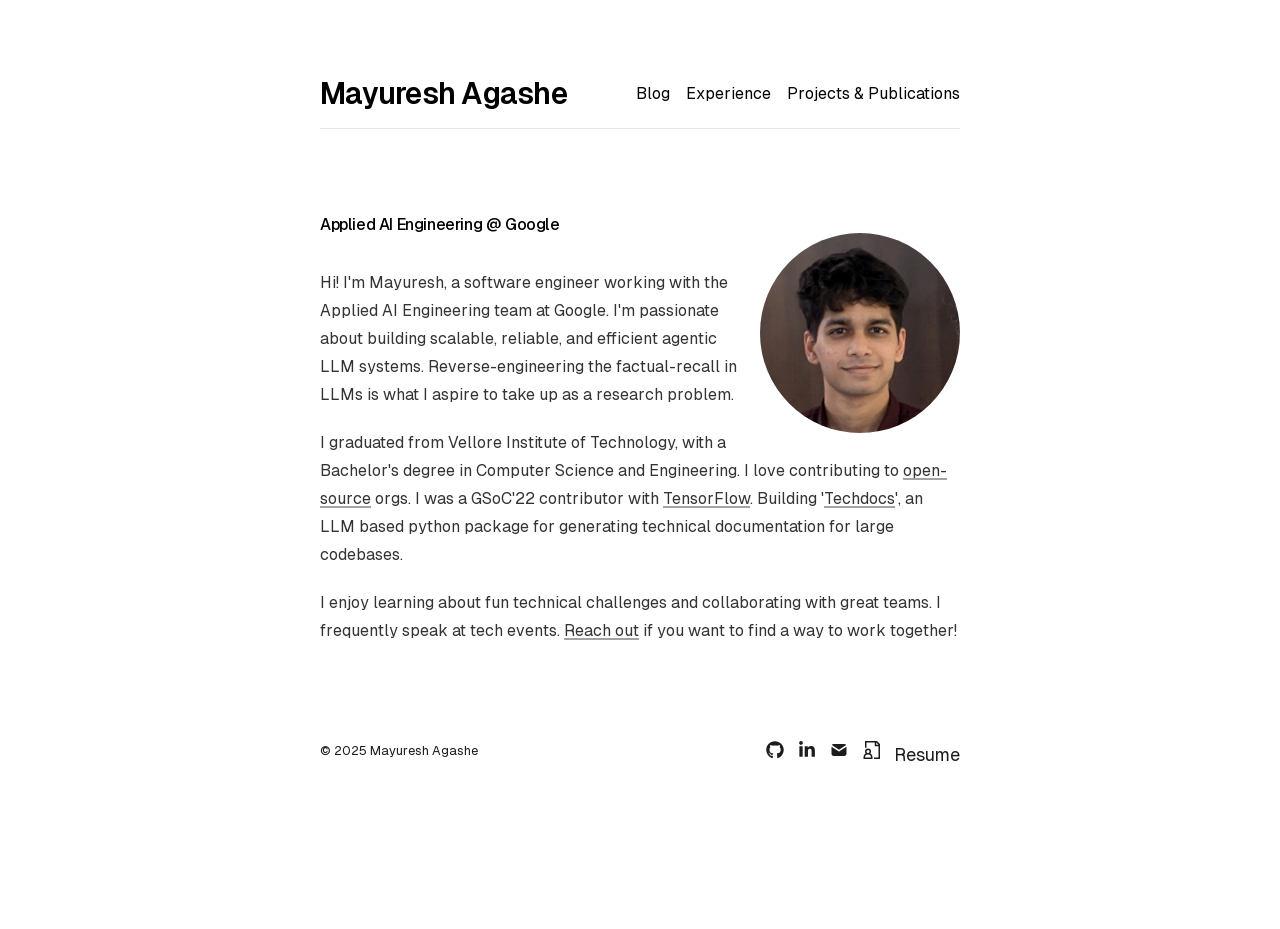
<file: index.html>
<!DOCTYPE html><html lang="en" class="__variable_3a0388 __variable_c1e5c9"><head><meta charSet="utf-8"/><meta name="viewport" content="width=device-width, initial-scale=1"/><link rel="preload" href="/_next/static/media/66f30814ff6d7cdf.p.woff2" as="font" crossorigin="" type="font/woff2"/><link rel="preload" href="/_next/static/media/e11418ac562b8ac1-s.p.woff2" as="font" crossorigin="" type="font/woff2"/><link rel="preload" as="image" href="/profile.png"/><link rel="stylesheet" href="/_next/static/css/abe42306eab648ad.css" data-precedence="next"/><link rel="preload" as="script" fetchPriority="low" href="/_next/static/chunks/webpack-6405ef9acf0ddcb8.js"/><script src="/_next/static/chunks/4bd1b696-9d53a45aeb6e92ca.js" async=""></script><script src="/_next/static/chunks/517-8c22db891d49d00a.js" async=""></script><script src="/_next/static/chunks/main-app-5f73aee2f0a3bdcf.js" async=""></script><script src="/_next/static/chunks/173-ef7ddebb9db08982.js" async=""></script><script src="/_next/static/chunks/970-d42b8abda2d8e622.js" async=""></script><script src="/_next/static/chunks/app/page-15433eb93252b898.js" async=""></script><script src="/_next/static/chunks/app/error-5e168d9e91e83749.js" async=""></script><script src="/_next/static/chunks/f8025e75-df96240be00c8a7a.js" async=""></script><script src="/_next/static/chunks/b563f954-6623325b1226ae5b.js" async=""></script><script src="/_next/static/chunks/53c13509-c7aa9a027be704d7.js" async=""></script><script src="/_next/static/chunks/app/layout-fb0dc39232ba9f69.js" async=""></script><meta name="next-size-adjust" content=""/><link rel="alternate" type="application/rss+xml" href="/rss.xml" title="RSS Feed"/><link rel="alternate" type="application/atom+xml" href="/atom.xml" title="Atom Feed"/><link rel="alternate" type="application/feed+json" href="/feed.json" title="JSON Feed"/><title>Mayuresh Agashe</title><meta name="description" content="Personal portfolio of Mayuresh Agashe, encompassing projects, blog posts, and professional experience, open-source contributions, education and more."/><meta name="robots" content="index, follow"/><meta name="googlebot" content="index, follow, max-video-preview:-1, max-image-preview:large, max-snippet:-1"/><meta property="og:title" content="Mayuresh Agashe"/><meta property="og:description" content="Personal portfolio of Mayuresh Agashe, encompassing projects, blog posts, and professional experience, open-source contributions, education and more."/><meta property="og:url" content="https://mayureshagashe2105.github.io"/><meta property="og:site_name" content="Mayuresh Agashe"/><meta property="og:locale" content="en_US"/><meta property="og:image" content="https://mayureshagashe2105.github.io/opengraph-image.png"/><meta property="og:type" content="website"/><meta name="twitter:card" content="summary_large_image"/><meta name="twitter:title" content="Mayuresh Agashe"/><meta name="twitter:description" content="Personal portfolio of Mayuresh Agashe, encompassing projects, blog posts, and professional experience, open-source contributions, education and more."/><meta name="twitter:image" content="https://mayureshagashe2105.github.io/opengraph-image.png"/><link rel="icon" href="/favicon.ico"/><script src="/_next/static/chunks/polyfills-42372ed130431b0a.js" noModule=""></script></head><body class="antialiased flex flex-col items-center justify-center mx-auto mt-2 lg:mt-8 mb-20 lg:mb-40"><main class="flex-auto min-w-0 mt-2 md:mt-6 flex flex-col px-6 sm:px-4 md:px-0 max-w-[640px] w-full"><nav class="lg:mb-16 mb-12 py-5"><div class="flex flex-col md:flex-row md:items-center justify-between"><div class="flex items-center"><a class="text-3xl font-semibold tracking-tight" href="/">Mayuresh Agashe</a></div><div class="flex flex-row gap-4 mt-6 md:mt-0 md:ml-auto items-center"><a class="transition-all hover:text-neutral-800 dark:hover:text-neutral-200 flex align-middle relative" href="/blog">Blog</a><a class="transition-all hover:text-neutral-800 dark:hover:text-neutral-200 flex align-middle relative" href="/experience">Experience</a><a class="transition-all hover:text-neutral-800 dark:hover:text-neutral-200 flex align-middle relative" href="/projects">Projects &amp; Publications</a></div></div><hr class="mt-4"/></nav><section><a href="https://www.linkedin.com/in/mayureshagashe2105/" target="_blank"><img alt="Profile photo" width="200" height="200" decoding="async" data-nimg="1" class="rounded-full bg-gray-100 block lg:mt-5 mt-0 lg:mb-5 mb-10 mx-auto sm:float-right sm:ml-5 sm:mb-5 grayscale-0 hover: brightness-105 transition-all duration-300" style="color:transparent" src="/profile.png"/></a><h1 class="mb-8 text-1xl font-medium tracking-tight">Applied AI Engineering @ Google </h1><div class="prose prose-neutral dark:prose-invert"><p>Hi! I&#x27;m Mayuresh, a software engineer working with the Applied AI Engineering team at Google. I&#x27;m passionate about building scalable, reliable, and efficient agentic LLM systems. Reverse-engineering the factual-recall in LLMs is what I aspire to take up as a research problem.</p><p>I graduated from Vellore Institute of Technology, with a Bachelor&#x27;s degree in Computer Science and Engineering. I love contributing to <a href="/open_source" target="_self">open-source</a> orgs. I was a GSoC&#x27;22 contributor with<!-- --> <a href="https://summerofcode.withgoogle.com/archive/2022/projects/2HAC6oqy">TensorFlow</a>. Building &#x27;<a href="https://github.com/CaffeineCrew/Techdocs" target="_blank">Techdocs</a>&#x27;, an LLM based python package for generating technical documentation for large codebases.</p><p>I enjoy learning about fun technical challenges and collaborating with great teams. I frequently speak at tech events.<!-- --> <a href="/connect">Reach out</a> <!-- --> if you want to find a way to work together!</p></div></section><small class="jsx-fbbec1edabbd286e block lg:mt-24 mt-16 text-[#1C1C1C] dark:text-[#D4D4D4]"><time class="jsx-fbbec1edabbd286e">© <!-- -->2025</time> <a href="https://www.linkedin.com/in/mayureshagashe2105/" target="_blank" rel="noopener noreferrer" class="jsx-fbbec1edabbd286e no-underline">Mayuresh Agashe</a><div class="flex text-lg gap-3.5 float-right transition-opacity duration-300 hover:opacity-90"><a href="https://github.com/mayureshagashe2105" target="_blank" rel="noopener noreferrer"><svg stroke="currentColor" fill="currentColor" stroke-width="0" viewBox="0 0 496 512" height="1em" width="1em" xmlns="http://www.w3.org/2000/svg"><path d="M165.9 397.4c0 2-2.3 3.6-5.2 3.6-3.3.3-5.6-1.3-5.6-3.6 0-2 2.3-3.6 5.2-3.6 3-.3 5.6 1.3 5.6 3.6zm-31.1-4.5c-.7 2 1.3 4.3 4.3 4.9 2.6 1 5.6 0 6.2-2s-1.3-4.3-4.3-5.2c-2.6-.7-5.5.3-6.2 2.3zm44.2-1.7c-2.9.7-4.9 2.6-4.6 4.9.3 2 2.9 3.3 5.9 2.6 2.9-.7 4.9-2.6 4.6-4.6-.3-1.9-3-3.2-5.9-2.9zM244.8 8C106.1 8 0 113.3 0 252c0 110.9 69.8 205.8 169.5 239.2 12.8 2.3 17.3-5.6 17.3-12.1 0-6.2-.3-40.4-.3-61.4 0 0-70 15-84.7-29.8 0 0-11.4-29.1-27.8-36.6 0 0-22.9-15.7 1.6-15.4 0 0 24.9 2 38.6 25.8 21.9 38.6 58.6 27.5 72.9 20.9 2.3-16 8.8-27.1 16-33.7-55.9-6.2-112.3-14.3-112.3-110.5 0-27.5 7.6-41.3 23.6-58.9-2.6-6.5-11.1-33.3 2.6-67.9 20.9-6.5 69 27 69 27 20-5.6 41.5-8.5 62.8-8.5s42.8 2.9 62.8 8.5c0 0 48.1-33.6 69-27 13.7 34.7 5.2 61.4 2.6 67.9 16 17.7 25.8 31.5 25.8 58.9 0 96.5-58.9 104.2-114.8 110.5 9.2 7.9 17 22.9 17 46.4 0 33.7-.3 75.4-.3 83.6 0 6.5 4.6 14.4 17.3 12.1C428.2 457.8 496 362.9 496 252 496 113.3 383.5 8 244.8 8zM97.2 352.9c-1.3 1-1 3.3.7 5.2 1.6 1.6 3.9 2.3 5.2 1 1.3-1 1-3.3-.7-5.2-1.6-1.6-3.9-2.3-5.2-1zm-10.8-8.1c-.7 1.3.3 2.9 2.3 3.9 1.6 1 3.6.7 4.3-.7.7-1.3-.3-2.9-2.3-3.9-2-.6-3.6-.3-4.3.7zm32.4 35.6c-1.6 1.3-1 4.3 1.3 6.2 2.3 2.3 5.2 2.6 6.5 1 1.3-1.3.7-4.3-1.3-6.2-2.2-2.3-5.2-2.6-6.5-1zm-11.4-14.7c-1.6 1-1.6 3.6 0 5.9 1.6 2.3 4.3 3.3 5.6 2.3 1.6-1.3 1.6-3.9 0-6.2-1.4-2.3-4-3.3-5.6-2z"></path></svg></a><a href="https://www.linkedin.com/in/mayureshagashe2105/" target="_blank" rel="noopener noreferrer"><svg stroke="currentColor" fill="currentColor" stroke-width="0" viewBox="0 0 448 512" height="1em" width="1em" xmlns="http://www.w3.org/2000/svg"><path d="M100.28 448H7.4V148.9h92.88zM53.79 108.1C24.09 108.1 0 83.5 0 53.8a53.79 53.79 0 0 1 107.58 0c0 29.7-24.1 54.3-53.79 54.3zM447.9 448h-92.68V302.4c0-34.7-.7-79.2-48.29-79.2-48.29 0-55.69 37.7-55.69 76.7V448h-92.78V148.9h89.08v40.8h1.3c12.4-23.5 42.69-48.3 87.88-48.3 94 0 111.28 61.9 111.28 142.3V448z"></path></svg></a><a href="mailto:mayureshagashe2002@gmail.com" target="_blank" rel="noopener noreferrer"><svg stroke="currentColor" fill="currentColor" stroke-width="0" viewBox="0 0 24 24" height="1em" width="1em" xmlns="http://www.w3.org/2000/svg"><path d="M22 7.535v9.465a3 3 0 0 1 -2.824 2.995l-.176 .005h-14a3 3 0 0 1 -2.995 -2.824l-.005 -.176v-9.465l9.445 6.297l.116 .066a1 1 0 0 0 .878 0l.116 -.066l9.445 -6.297z"></path><path d="M19 4c1.08 0 2.027 .57 2.555 1.427l-9.555 6.37l-9.555 -6.37a2.999 2.999 0 0 1 2.354 -1.42l.201 -.007h14z"></path></svg></a><a href="https://drive.google.com/file/d/1f2CGRm3Ke2FPhm-lYzEuttfxKQkjonxP/view?usp=drive_link" target="_blank" rel="noopener noreferrer"><svg stroke="currentColor" fill="currentColor" stroke-width="0" viewBox="0 0 24 24" height="1em" width="1em" xmlns="http://www.w3.org/2000/svg"><path fill="none" stroke-width="2" d="M4.99787498,8.99999999 L4.99787498,0.999999992 L19.4999998,0.999999992 L22.9999998,4.50000005 L23,23 L16,23 M18,1 L18,6 L23,6 M8,11 C6.34325,11 5,12.34325 5,14 C5,15.65675 6.34325,17 8,17 C9.65675,17 11,15.65675 11,14 C11,12.34325 9.65675,11 8,11 L8,11 Z M3,23 L3,22 C3,18 6,17 8,17 C10,17 13,18 13,22 L13,23 L3,23 Z"></path></svg></a><a href="https://drive.google.com/file/d/1f2CGRm3Ke2FPhm-lYzEuttfxKQkjonxP/view?usp=drive_link" target="_blank" rel="noopener noreferrer">Resume</a></div></small></main><script src="/_next/static/chunks/webpack-6405ef9acf0ddcb8.js" async=""></script><script>(self.__next_f=self.__next_f||[]).push([0])</script><script>self.__next_f.push([1,"1:\"$Sreact.fragment\"\n2:I[8173,[\"173\",\"static/chunks/173-ef7ddebb9db08982.js\",\"970\",\"static/chunks/970-d42b8abda2d8e622.js\",\"974\",\"static/chunks/app/page-15433eb93252b898.js\"],\"\"]\n3:I[5244,[],\"\"]\n4:I[8725,[\"39\",\"static/chunks/app/error-5e168d9e91e83749.js\"],\"default\"]\n5:I[3866,[],\"\"]\n6:I[1362,[\"897\",\"static/chunks/f8025e75-df96240be00c8a7a.js\",\"585\",\"static/chunks/b563f954-6623325b1226ae5b.js\",\"446\",\"static/chunks/53c13509-c7aa9a027be704d7.js\",\"173\",\"static/chunks/173-ef7ddebb9db08982.js\",\"177\",\"static/chunks/app/layout-fb0dc39232ba9f69.js\"],\"default\"]\n7:I[7970,[\"173\",\"static/chunks/173-ef7ddebb9db08982.js\",\"970\",\"static/chunks/970-d42b8abda2d8e622.js\",\"974\",\"static/chunks/app/page-15433eb93252b898.js\"],\"Image\"]\n8:I[6213,[],\"OutletBoundary\"]\na:I[6213,[],\"MetadataBoundary\"]\nc:I[6213,[],\"ViewportBoundary\"]\ne:I[4835,[],\"\"]\n:HL[\"/_next/static/media/66f30814ff6d7cdf.p.woff2\",\"font\",{\"crossOrigin\":\"\",\"type\":\"font/woff2\"}]\n:HL[\"/_next/static/media/e11418ac562b8ac1-s.p.woff2\",\"font\",{\"crossOrigin\":\"\",\"type\":\"font/woff2\"}]\n:HL[\"/_next/static/css/abe42306eab648ad.css\",\"style\"]\n"])</script><script>self.__next_f.push([1,"0:{\"P\":null,\"b\":\"A4aVO2do9I-bQziFNR0Lm\",\"p\":\"\",\"c\":[\"\",\"\"],\"i\":false,\"f\":[[[\"\",{\"children\":[\"__PAGE__\",{}]},\"$undefined\",\"$undefined\",true],[\"\",[\"$\",\"$1\",\"c\",{\"children\":[[[\"$\",\"link\",\"0\",{\"rel\":\"stylesheet\",\"href\":\"/_next/static/css/abe42306eab648ad.css\",\"precedence\":\"next\",\"crossOrigin\":\"$undefined\",\"nonce\":\"$undefined\"}]],[\"$\",\"html\",null,{\"lang\":\"en\",\"className\":\"__variable_3a0388 __variable_c1e5c9\",\"children\":[[\"$\",\"head\",null,{\"children\":[[\"$\",\"link\",null,{\"rel\":\"alternate\",\"type\":\"application/rss+xml\",\"href\":\"/rss.xml\",\"title\":\"RSS Feed\"}],[\"$\",\"link\",null,{\"rel\":\"alternate\",\"type\":\"application/atom+xml\",\"href\":\"/atom.xml\",\"title\":\"Atom Feed\"}],[\"$\",\"link\",null,{\"rel\":\"alternate\",\"type\":\"application/feed+json\",\"href\":\"/feed.json\",\"title\":\"JSON Feed\"}]]}],[\"$\",\"body\",null,{\"className\":\"antialiased flex flex-col items-center justify-center mx-auto mt-2 lg:mt-8 mb-20 lg:mb-40\",\"children\":[\"$\",\"main\",null,{\"className\":\"flex-auto min-w-0 mt-2 md:mt-6 flex flex-col px-6 sm:px-4 md:px-0 max-w-[640px] w-full\",\"children\":[[\"$\",\"nav\",null,{\"className\":\"lg:mb-16 mb-12 py-5\",\"children\":[[\"$\",\"div\",null,{\"className\":\"flex flex-col md:flex-row md:items-center justify-between\",\"children\":[[\"$\",\"div\",null,{\"className\":\"flex items-center\",\"children\":[\"$\",\"$L2\",null,{\"href\":\"/\",\"className\":\"text-3xl font-semibold tracking-tight\",\"children\":\"Mayuresh Agashe\"}]}],[\"$\",\"div\",null,{\"className\":\"flex flex-row gap-4 mt-6 md:mt-0 md:ml-auto items-center\",\"children\":[[\"$\",\"$L2\",\"/blog\",{\"href\":\"/blog\",\"className\":\"transition-all hover:text-neutral-800 dark:hover:text-neutral-200 flex align-middle relative\",\"children\":\"Blog\"}],[\"$\",\"$L2\",\"/experience\",{\"href\":\"/experience\",\"className\":\"transition-all hover:text-neutral-800 dark:hover:text-neutral-200 flex align-middle relative\",\"children\":\"Experience\"}],[\"$\",\"$L2\",\"/projects\",{\"href\":\"/projects\",\"className\":\"transition-all hover:text-neutral-800 dark:hover:text-neutral-200 flex align-middle relative\",\"children\":\"Projects \u0026 Publications\"}]]}]]}],[\"$\",\"hr\",null,{\"className\":\"mt-4\"}]]}],[\"$\",\"$L3\",null,{\"parallelRouterKey\":\"children\",\"segmentPath\":[\"children\"],\"error\":\"$4\",\"errorStyles\":[],\"errorScripts\":[],\"template\":[\"$\",\"$L5\",null,{}],\"templateStyles\":\"$undefined\",\"templateScripts\":\"$undefined\",\"notFound\":[[],[\"$\",\"section\",null,{\"children\":[[\"$\",\"h1\",null,{\"className\":\"font-medium text-2xl mb-8 tracking-tight\",\"children\":\"404 - Page not found\"}],[\"$\",\"p\",null,{\"className\":\"mb-4\",\"children\":\"Oops! The page you're looking for doesn't seem to exist.\"}]]}]],\"forbidden\":\"$undefined\",\"unauthorized\":\"$undefined\"}],[\"$\",\"$L6\",null,{}]]}]}]]}]]}],{\"children\":[\"__PAGE__\",[\"$\",\"$1\",\"c\",{\"children\":[[\"$\",\"section\",null,{\"children\":[[\"$\",\"a\",null,{\"href\":\"https://www.linkedin.com/in/mayureshagashe2105/\",\"target\":\"_blank\",\"children\":[\"$\",\"$L7\",null,{\"src\":\"/profile.png\",\"alt\":\"Profile photo\",\"className\":\"rounded-full bg-gray-100 block lg:mt-5 mt-0 lg:mb-5 mb-10 mx-auto sm:float-right sm:ml-5 sm:mb-5 grayscale-0 hover: brightness-105 transition-all duration-300\",\"unoptimized\":true,\"width\":200,\"height\":200,\"priority\":true}]}],[\"$\",\"h1\",null,{\"className\":\"mb-8 text-1xl font-medium tracking-tight\",\"children\":\"Applied AI Engineering @ Google \"}],[\"$\",\"div\",null,{\"className\":\"prose prose-neutral dark:prose-invert\",\"children\":[[\"$\",\"p\",null,{\"children\":\"Hi! I'm Mayuresh, a software engineer working with the Applied AI Engineering team at Google. I'm passionate about building scalable, reliable, and efficient agentic LLM systems. Reverse-engineering the factual-recall in LLMs is what I aspire to take up as a research problem.\"}],[\"$\",\"p\",null,{\"children\":[\"I graduated from Vellore Institute of Technology, with a Bachelor's degree in Computer Science and Engineering. I love contributing to \",[\"$\",\"a\",null,{\"href\":\"/open_source\",\"target\":\"_self\",\"children\":\"open-source\"}],\" orgs. I was a GSoC'22 contributor with\",\" \",[\"$\",\"a\",null,{\"href\":\"https://summerofcode.withgoogle.com/archive/2022/projects/2HAC6oqy\",\"children\":\"TensorFlow\"}],\". Building '\",[\"$\",\"a\",null,{\"href\":\"https://github.com/CaffeineCrew/Techdocs\",\"target\":\"_blank\",\"children\":\"Techdocs\"}],\"', an LLM based python package for generating technical documentation for large codebases.\"]}],[\"$\",\"p\",null,{\"children\":[\"I enjoy learning about fun technical challenges and collaborating with great teams. I frequently speak at tech events.\",\" \",[\"$\",\"$L2\",null,{\"href\":\"/connect\",\"children\":\"Reach out\"}],\" \",\" if you want to find a way to work together!\"]}]]}]]}],null,[\"$\",\"$L8\",null,{\"children\":\"$L9\"}]]}],{},null,false]},null,false],[\"$\",\"$1\",\"h\",{\"children\":[null,[\"$\",\"$1\",\"QE_7M9g1vPy6nxsiZk5Oj\",{\"children\":[[\"$\",\"$La\",null,{\"children\":\"$Lb\"}],[\"$\",\"$Lc\",null,{\"children\":\"$Ld\"}],[\"$\",\"meta\",null,{\"name\":\"next-size-adjust\",\"content\":\"\"}]]}]]}],false]],\"m\":\"$undefined\",\"G\":[\"$e\",\"$undefined\"],\"s\":false,\"S\":true}\n"])</script><script>self.__next_f.push([1,"d:[[\"$\",\"meta\",\"0\",{\"name\":\"viewport\",\"content\":\"width=device-width, initial-scale=1\"}]]\nb:[[\"$\",\"meta\",\"0\",{\"charSet\":\"utf-8\"}],[\"$\",\"title\",\"1\",{\"children\":\"Mayuresh Agashe\"}],[\"$\",\"meta\",\"2\",{\"name\":\"description\",\"content\":\"Personal portfolio of Mayuresh Agashe, encompassing projects, blog posts, and professional experience, open-source contributions, education and more.\"}],[\"$\",\"meta\",\"3\",{\"name\":\"robots\",\"content\":\"index, follow\"}],[\"$\",\"meta\",\"4\",{\"name\":\"googlebot\",\"content\":\"index, follow, max-video-preview:-1, max-image-preview:large, max-snippet:-1\"}],[\"$\",\"meta\",\"5\",{\"property\":\"og:title\",\"content\":\"Mayuresh Agashe\"}],[\"$\",\"meta\",\"6\",{\"property\":\"og:description\",\"content\":\"Personal portfolio of Mayuresh Agashe, encompassing projects, blog posts, and professional experience, open-source contributions, education and more.\"}],[\"$\",\"meta\",\"7\",{\"property\":\"og:url\",\"content\":\"https://mayureshagashe2105.github.io\"}],[\"$\",\"meta\",\"8\",{\"property\":\"og:site_name\",\"content\":\"Mayuresh Agashe\"}],[\"$\",\"meta\",\"9\",{\"property\":\"og:locale\",\"content\":\"en_US\"}],[\"$\",\"meta\",\"10\",{\"property\":\"og:image\",\"content\":\"https://mayureshagashe2105.github.io/opengraph-image.png\"}],[\"$\",\"meta\",\"11\",{\"property\":\"og:type\",\"content\":\"website\"}],[\"$\",\"meta\",\"12\",{\"name\":\"twitter:card\",\"content\":\"summary_large_image\"}],[\"$\",\"meta\",\"13\",{\"name\":\"twitter:title\",\"content\":\"Mayuresh Agashe\"}],[\"$\",\"meta\",\"14\",{\"name\":\"twitter:description\",\"content\":\"Personal portfolio of Mayuresh Agashe, encompassing projects, blog posts, and professional experience, open-source contributions, education and more.\"}],[\"$\",\"meta\",\"15\",{\"name\":\"twitter:image\",\"content\":\"https://mayureshagashe2105.github.io/opengraph-image.png\"}],[\"$\",\"link\",\"16\",{\"rel\":\"icon\",\"href\":\"/favicon.ico\"}]]\n"])</script><script>self.__next_f.push([1,"9:null\n"])</script></body></html>
</file>
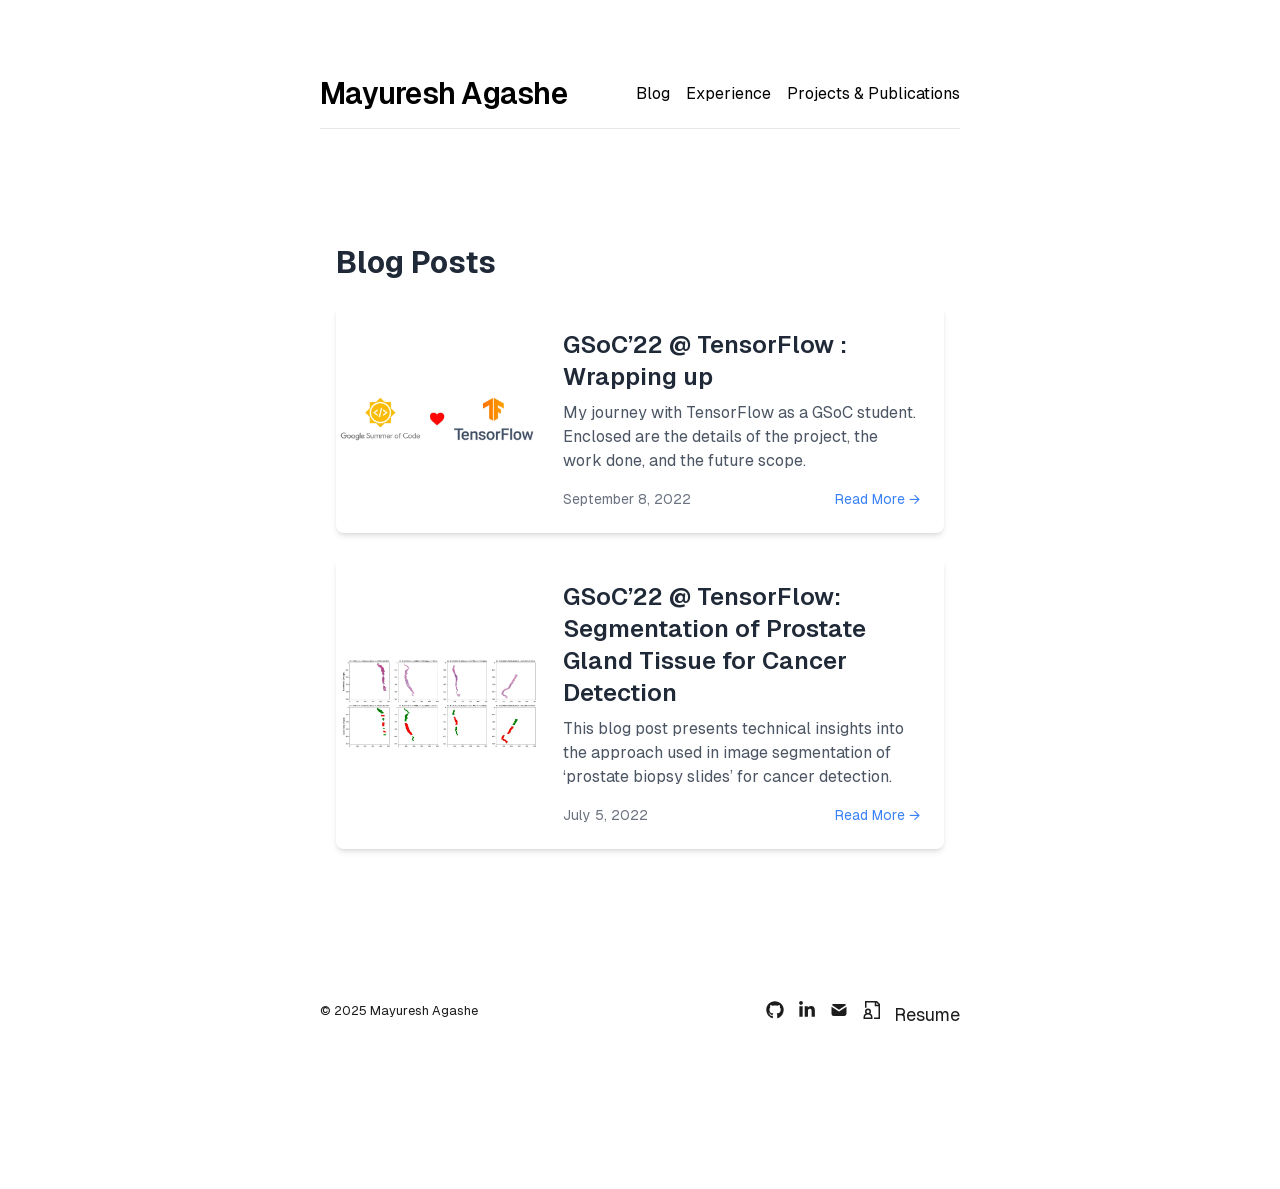
<file: blog.html>
<!DOCTYPE html><html lang="en" class="__variable_3a0388 __variable_c1e5c9"><head><meta charSet="utf-8"/><meta name="viewport" content="width=device-width, initial-scale=1"/><link rel="preload" href="/_next/static/media/66f30814ff6d7cdf.p.woff2" as="font" crossorigin="" type="font/woff2"/><link rel="preload" href="/_next/static/media/e11418ac562b8ac1-s.p.woff2" as="font" crossorigin="" type="font/woff2"/><link rel="preload" as="image" href="/blog_thumbnails/wrapping_up.png"/><link rel="preload" as="image" href="/blog_thumbnails/gsoc_1.png"/><link rel="stylesheet" href="/_next/static/css/abe42306eab648ad.css" data-precedence="next"/><link rel="preload" as="script" fetchPriority="low" href="/_next/static/chunks/webpack-6405ef9acf0ddcb8.js"/><script src="/_next/static/chunks/4bd1b696-9d53a45aeb6e92ca.js" async=""></script><script src="/_next/static/chunks/517-8c22db891d49d00a.js" async=""></script><script src="/_next/static/chunks/main-app-5f73aee2f0a3bdcf.js" async=""></script><script src="/_next/static/chunks/173-ef7ddebb9db08982.js" async=""></script><script src="/_next/static/chunks/970-d42b8abda2d8e622.js" async=""></script><script src="/_next/static/chunks/app/page-15433eb93252b898.js" async=""></script><script src="/_next/static/chunks/app/error-5e168d9e91e83749.js" async=""></script><script src="/_next/static/chunks/f8025e75-df96240be00c8a7a.js" async=""></script><script src="/_next/static/chunks/b563f954-6623325b1226ae5b.js" async=""></script><script src="/_next/static/chunks/53c13509-c7aa9a027be704d7.js" async=""></script><script src="/_next/static/chunks/app/layout-fb0dc39232ba9f69.js" async=""></script><meta name="next-size-adjust" content=""/><link rel="alternate" type="application/rss+xml" href="/rss.xml" title="RSS Feed"/><link rel="alternate" type="application/atom+xml" href="/atom.xml" title="Atom Feed"/><link rel="alternate" type="application/feed+json" href="/feed.json" title="JSON Feed"/><title>Mayuresh Agashe</title><meta name="description" content="Personal portfolio of Mayuresh Agashe, encompassing projects, blog posts, and professional experience, open-source contributions, education and more."/><meta name="robots" content="index, follow"/><meta name="googlebot" content="index, follow, max-video-preview:-1, max-image-preview:large, max-snippet:-1"/><meta property="og:title" content="Mayuresh Agashe"/><meta property="og:description" content="Personal portfolio of Mayuresh Agashe, encompassing projects, blog posts, and professional experience, open-source contributions, education and more."/><meta property="og:url" content="https://mayureshagashe2105.github.io"/><meta property="og:site_name" content="Mayuresh Agashe"/><meta property="og:locale" content="en_US"/><meta property="og:image" content="https://mayureshagashe2105.github.io/opengraph-image.png"/><meta property="og:type" content="website"/><meta name="twitter:card" content="summary_large_image"/><meta name="twitter:title" content="Mayuresh Agashe"/><meta name="twitter:description" content="Personal portfolio of Mayuresh Agashe, encompassing projects, blog posts, and professional experience, open-source contributions, education and more."/><meta name="twitter:image" content="https://mayureshagashe2105.github.io/opengraph-image.png"/><link rel="icon" href="/favicon.ico"/><script src="/_next/static/chunks/polyfills-42372ed130431b0a.js" noModule=""></script></head><body class="antialiased flex flex-col items-center justify-center mx-auto mt-2 lg:mt-8 mb-20 lg:mb-40"><main class="flex-auto min-w-0 mt-2 md:mt-6 flex flex-col px-6 sm:px-4 md:px-0 max-w-[640px] w-full"><nav class="lg:mb-16 mb-12 py-5"><div class="flex flex-col md:flex-row md:items-center justify-between"><div class="flex items-center"><a class="text-3xl font-semibold tracking-tight" href="/">Mayuresh Agashe</a></div><div class="flex flex-row gap-4 mt-6 md:mt-0 md:ml-auto items-center"><a class="transition-all hover:text-neutral-800 dark:hover:text-neutral-200 flex align-middle relative" href="/blog">Blog</a><a class="transition-all hover:text-neutral-800 dark:hover:text-neutral-200 flex align-middle relative" href="/experience">Experience</a><a class="transition-all hover:text-neutral-800 dark:hover:text-neutral-200 flex align-middle relative" href="/projects">Projects &amp; Publications</a></div></div><hr class="mt-4"/></nav><div class="container mx-auto px-4 py-8"><h1 class="text-3xl font-bold text-gray-800 mb-6">Blog Posts</h1><div class="mb-6"> <div class="bg-white shadow-md rounded-lg flex hover:shadow-lg transition-shadow duration-300"><div class="w-1/3 flex items-center justify-center"><img src="/blog_thumbnails/wrapping_up.png" alt="GSoC’22 @ TensorFlow : Wrapping up" class="rounded-l-lg w-full" width="100" height="100"/></div><div class="w-2/3 p-6"><h2 class="text-2xl font-semibold text-gray-800">GSoC’22 @ TensorFlow : Wrapping up</h2><p class="text-gray-600 mt-2">My journey with TensorFlow as a GSoC student. Enclosed are the details of the project, the work done, and the future scope.</p><div class="flex justify-between items-center mt-4 text-gray-500 text-sm"><span>September 8, 2022</span><a class="text-blue-500 hover:underline" href="https://medium.com/@mayureshagashe2105/gsoc22-tensorflow-wrapping-up-484d326e7235" target="_blank">Read More →</a></div></div></div></div><div class="mb-6"> <div class="bg-white shadow-md rounded-lg flex hover:shadow-lg transition-shadow duration-300"><div class="w-1/3 flex items-center justify-center"><img src="/blog_thumbnails/gsoc_1.png" alt="GSoC’22 @ TensorFlow: Segmentation of Prostate Gland Tissue for Cancer Detection" class="rounded-l-lg w-full" width="100" height="100"/></div><div class="w-2/3 p-6"><h2 class="text-2xl font-semibold text-gray-800">GSoC’22 @ TensorFlow: Segmentation of Prostate Gland Tissue for Cancer Detection</h2><p class="text-gray-600 mt-2">This blog post presents technical insights into the approach used in image segmentation of ‘prostate biopsy slides’ for cancer detection.</p><div class="flex justify-between items-center mt-4 text-gray-500 text-sm"><span>July 5, 2022</span><a class="text-blue-500 hover:underline" href="https://medium.com/@mayureshagashe2105/gsoc22-tensorflow-pseudo-segmentation-of-prostate-gland-tissue-for-cancer-detection-6d5c45c7c46a" target="_blank">Read More →</a></div></div></div></div></div><small class="jsx-fbbec1edabbd286e block lg:mt-24 mt-16 text-[#1C1C1C] dark:text-[#D4D4D4]"><time class="jsx-fbbec1edabbd286e">© <!-- -->2025</time> <a href="https://www.linkedin.com/in/mayureshagashe2105/" target="_blank" rel="noopener noreferrer" class="jsx-fbbec1edabbd286e no-underline">Mayuresh Agashe</a><div class="flex text-lg gap-3.5 float-right transition-opacity duration-300 hover:opacity-90"><a href="https://github.com/mayureshagashe2105" target="_blank" rel="noopener noreferrer"><svg stroke="currentColor" fill="currentColor" stroke-width="0" viewBox="0 0 496 512" height="1em" width="1em" xmlns="http://www.w3.org/2000/svg"><path d="M165.9 397.4c0 2-2.3 3.6-5.2 3.6-3.3.3-5.6-1.3-5.6-3.6 0-2 2.3-3.6 5.2-3.6 3-.3 5.6 1.3 5.6 3.6zm-31.1-4.5c-.7 2 1.3 4.3 4.3 4.9 2.6 1 5.6 0 6.2-2s-1.3-4.3-4.3-5.2c-2.6-.7-5.5.3-6.2 2.3zm44.2-1.7c-2.9.7-4.9 2.6-4.6 4.9.3 2 2.9 3.3 5.9 2.6 2.9-.7 4.9-2.6 4.6-4.6-.3-1.9-3-3.2-5.9-2.9zM244.8 8C106.1 8 0 113.3 0 252c0 110.9 69.8 205.8 169.5 239.2 12.8 2.3 17.3-5.6 17.3-12.1 0-6.2-.3-40.4-.3-61.4 0 0-70 15-84.7-29.8 0 0-11.4-29.1-27.8-36.6 0 0-22.9-15.7 1.6-15.4 0 0 24.9 2 38.6 25.8 21.9 38.6 58.6 27.5 72.9 20.9 2.3-16 8.8-27.1 16-33.7-55.9-6.2-112.3-14.3-112.3-110.5 0-27.5 7.6-41.3 23.6-58.9-2.6-6.5-11.1-33.3 2.6-67.9 20.9-6.5 69 27 69 27 20-5.6 41.5-8.5 62.8-8.5s42.8 2.9 62.8 8.5c0 0 48.1-33.6 69-27 13.7 34.7 5.2 61.4 2.6 67.9 16 17.7 25.8 31.5 25.8 58.9 0 96.5-58.9 104.2-114.8 110.5 9.2 7.9 17 22.9 17 46.4 0 33.7-.3 75.4-.3 83.6 0 6.5 4.6 14.4 17.3 12.1C428.2 457.8 496 362.9 496 252 496 113.3 383.5 8 244.8 8zM97.2 352.9c-1.3 1-1 3.3.7 5.2 1.6 1.6 3.9 2.3 5.2 1 1.3-1 1-3.3-.7-5.2-1.6-1.6-3.9-2.3-5.2-1zm-10.8-8.1c-.7 1.3.3 2.9 2.3 3.9 1.6 1 3.6.7 4.3-.7.7-1.3-.3-2.9-2.3-3.9-2-.6-3.6-.3-4.3.7zm32.4 35.6c-1.6 1.3-1 4.3 1.3 6.2 2.3 2.3 5.2 2.6 6.5 1 1.3-1.3.7-4.3-1.3-6.2-2.2-2.3-5.2-2.6-6.5-1zm-11.4-14.7c-1.6 1-1.6 3.6 0 5.9 1.6 2.3 4.3 3.3 5.6 2.3 1.6-1.3 1.6-3.9 0-6.2-1.4-2.3-4-3.3-5.6-2z"></path></svg></a><a href="https://www.linkedin.com/in/mayureshagashe2105/" target="_blank" rel="noopener noreferrer"><svg stroke="currentColor" fill="currentColor" stroke-width="0" viewBox="0 0 448 512" height="1em" width="1em" xmlns="http://www.w3.org/2000/svg"><path d="M100.28 448H7.4V148.9h92.88zM53.79 108.1C24.09 108.1 0 83.5 0 53.8a53.79 53.79 0 0 1 107.58 0c0 29.7-24.1 54.3-53.79 54.3zM447.9 448h-92.68V302.4c0-34.7-.7-79.2-48.29-79.2-48.29 0-55.69 37.7-55.69 76.7V448h-92.78V148.9h89.08v40.8h1.3c12.4-23.5 42.69-48.3 87.88-48.3 94 0 111.28 61.9 111.28 142.3V448z"></path></svg></a><a href="mailto:mayureshagashe2002@gmail.com" target="_blank" rel="noopener noreferrer"><svg stroke="currentColor" fill="currentColor" stroke-width="0" viewBox="0 0 24 24" height="1em" width="1em" xmlns="http://www.w3.org/2000/svg"><path d="M22 7.535v9.465a3 3 0 0 1 -2.824 2.995l-.176 .005h-14a3 3 0 0 1 -2.995 -2.824l-.005 -.176v-9.465l9.445 6.297l.116 .066a1 1 0 0 0 .878 0l.116 -.066l9.445 -6.297z"></path><path d="M19 4c1.08 0 2.027 .57 2.555 1.427l-9.555 6.37l-9.555 -6.37a2.999 2.999 0 0 1 2.354 -1.42l.201 -.007h14z"></path></svg></a><a href="https://drive.google.com/file/d/1f2CGRm3Ke2FPhm-lYzEuttfxKQkjonxP/view?usp=drive_link" target="_blank" rel="noopener noreferrer"><svg stroke="currentColor" fill="currentColor" stroke-width="0" viewBox="0 0 24 24" height="1em" width="1em" xmlns="http://www.w3.org/2000/svg"><path fill="none" stroke-width="2" d="M4.99787498,8.99999999 L4.99787498,0.999999992 L19.4999998,0.999999992 L22.9999998,4.50000005 L23,23 L16,23 M18,1 L18,6 L23,6 M8,11 C6.34325,11 5,12.34325 5,14 C5,15.65675 6.34325,17 8,17 C9.65675,17 11,15.65675 11,14 C11,12.34325 9.65675,11 8,11 L8,11 Z M3,23 L3,22 C3,18 6,17 8,17 C10,17 13,18 13,22 L13,23 L3,23 Z"></path></svg></a><a href="https://drive.google.com/file/d/1f2CGRm3Ke2FPhm-lYzEuttfxKQkjonxP/view?usp=drive_link" target="_blank" rel="noopener noreferrer">Resume</a></div></small></main><script src="/_next/static/chunks/webpack-6405ef9acf0ddcb8.js" async=""></script><script>(self.__next_f=self.__next_f||[]).push([0])</script><script>self.__next_f.push([1,"1:\"$Sreact.fragment\"\n2:I[8173,[\"173\",\"static/chunks/173-ef7ddebb9db08982.js\",\"970\",\"static/chunks/970-d42b8abda2d8e622.js\",\"974\",\"static/chunks/app/page-15433eb93252b898.js\"],\"\"]\n3:I[5244,[],\"\"]\n4:I[8725,[\"39\",\"static/chunks/app/error-5e168d9e91e83749.js\"],\"default\"]\n5:I[3866,[],\"\"]\n6:I[1362,[\"897\",\"static/chunks/f8025e75-df96240be00c8a7a.js\",\"585\",\"static/chunks/b563f954-6623325b1226ae5b.js\",\"446\",\"static/chunks/53c13509-c7aa9a027be704d7.js\",\"173\",\"static/chunks/173-ef7ddebb9db08982.js\",\"177\",\"static/chunks/app/layout-fb0dc39232ba9f69.js\"],\"default\"]\n7:I[6213,[],\"OutletBoundary\"]\n9:I[6213,[],\"MetadataBoundary\"]\nb:I[6213,[],\"ViewportBoundary\"]\nd:I[4835,[],\"\"]\n:HL[\"/_next/static/media/66f30814ff6d7cdf.p.woff2\",\"font\",{\"crossOrigin\":\"\",\"type\":\"font/woff2\"}]\n:HL[\"/_next/static/media/e11418ac562b8ac1-s.p.woff2\",\"font\",{\"crossOrigin\":\"\",\"type\":\"font/woff2\"}]\n:HL[\"/_next/static/css/abe42306eab648ad.css\",\"style\"]\n"])</script><script>self.__next_f.push([1,"0:{\"P\":null,\"b\":\"A4aVO2do9I-bQziFNR0Lm\",\"p\":\"\",\"c\":[\"\",\"blog\"],\"i\":false,\"f\":[[[\"\",{\"children\":[\"blog\",{\"children\":[\"__PAGE__\",{}]}]},\"$undefined\",\"$undefined\",true],[\"\",[\"$\",\"$1\",\"c\",{\"children\":[[[\"$\",\"link\",\"0\",{\"rel\":\"stylesheet\",\"href\":\"/_next/static/css/abe42306eab648ad.css\",\"precedence\":\"next\",\"crossOrigin\":\"$undefined\",\"nonce\":\"$undefined\"}]],[\"$\",\"html\",null,{\"lang\":\"en\",\"className\":\"__variable_3a0388 __variable_c1e5c9\",\"children\":[[\"$\",\"head\",null,{\"children\":[[\"$\",\"link\",null,{\"rel\":\"alternate\",\"type\":\"application/rss+xml\",\"href\":\"/rss.xml\",\"title\":\"RSS Feed\"}],[\"$\",\"link\",null,{\"rel\":\"alternate\",\"type\":\"application/atom+xml\",\"href\":\"/atom.xml\",\"title\":\"Atom Feed\"}],[\"$\",\"link\",null,{\"rel\":\"alternate\",\"type\":\"application/feed+json\",\"href\":\"/feed.json\",\"title\":\"JSON Feed\"}]]}],[\"$\",\"body\",null,{\"className\":\"antialiased flex flex-col items-center justify-center mx-auto mt-2 lg:mt-8 mb-20 lg:mb-40\",\"children\":[\"$\",\"main\",null,{\"className\":\"flex-auto min-w-0 mt-2 md:mt-6 flex flex-col px-6 sm:px-4 md:px-0 max-w-[640px] w-full\",\"children\":[[\"$\",\"nav\",null,{\"className\":\"lg:mb-16 mb-12 py-5\",\"children\":[[\"$\",\"div\",null,{\"className\":\"flex flex-col md:flex-row md:items-center justify-between\",\"children\":[[\"$\",\"div\",null,{\"className\":\"flex items-center\",\"children\":[\"$\",\"$L2\",null,{\"href\":\"/\",\"className\":\"text-3xl font-semibold tracking-tight\",\"children\":\"Mayuresh Agashe\"}]}],[\"$\",\"div\",null,{\"className\":\"flex flex-row gap-4 mt-6 md:mt-0 md:ml-auto items-center\",\"children\":[[\"$\",\"$L2\",\"/blog\",{\"href\":\"/blog\",\"className\":\"transition-all hover:text-neutral-800 dark:hover:text-neutral-200 flex align-middle relative\",\"children\":\"Blog\"}],[\"$\",\"$L2\",\"/experience\",{\"href\":\"/experience\",\"className\":\"transition-all hover:text-neutral-800 dark:hover:text-neutral-200 flex align-middle relative\",\"children\":\"Experience\"}],[\"$\",\"$L2\",\"/projects\",{\"href\":\"/projects\",\"className\":\"transition-all hover:text-neutral-800 dark:hover:text-neutral-200 flex align-middle relative\",\"children\":\"Projects \u0026 Publications\"}]]}]]}],[\"$\",\"hr\",null,{\"className\":\"mt-4\"}]]}],[\"$\",\"$L3\",null,{\"parallelRouterKey\":\"children\",\"segmentPath\":[\"children\"],\"error\":\"$4\",\"errorStyles\":[],\"errorScripts\":[],\"template\":[\"$\",\"$L5\",null,{}],\"templateStyles\":\"$undefined\",\"templateScripts\":\"$undefined\",\"notFound\":[[],[\"$\",\"section\",null,{\"children\":[[\"$\",\"h1\",null,{\"className\":\"font-medium text-2xl mb-8 tracking-tight\",\"children\":\"404 - Page not found\"}],[\"$\",\"p\",null,{\"className\":\"mb-4\",\"children\":\"Oops! The page you're looking for doesn't seem to exist.\"}]]}]],\"forbidden\":\"$undefined\",\"unauthorized\":\"$undefined\"}],[\"$\",\"$L6\",null,{}]]}]}]]}]]}],{\"children\":[\"blog\",[\"$\",\"$1\",\"c\",{\"children\":[null,[\"$\",\"$L3\",null,{\"parallelRouterKey\":\"children\",\"segmentPath\":[\"children\",\"blog\",\"children\"],\"error\":\"$undefined\",\"errorStyles\":\"$undefined\",\"errorScripts\":\"$undefined\",\"template\":[\"$\",\"$L5\",null,{}],\"templateStyles\":\"$undefined\",\"templateScripts\":\"$undefined\",\"notFound\":\"$undefined\",\"forbidden\":\"$undefined\",\"unauthorized\":\"$undefined\"}]]}],{\"children\":[\"__PAGE__\",[\"$\",\"$1\",\"c\",{\"children\":[[\"$\",\"div\",null,{\"className\":\"container mx-auto px-4 py-8\",\"children\":[[\"$\",\"h1\",null,{\"className\":\"text-3xl font-bold text-gray-800 mb-6\",\"children\":\"Blog Posts\"}],[[\"$\",\"div\",\"https://medium.com/@mayureshagashe2105/gsoc22-tensorflow-wrapping-up-484d326e7235\",{\"className\":\"mb-6\",\"children\":[\" \",[\"$\",\"div\",\"https://medium.com/@mayureshagashe2105/gsoc22-tensorflow-wrapping-up-484d326e7235\",{\"className\":\"bg-white shadow-md rounded-lg flex hover:shadow-lg transition-shadow duration-300\",\"children\":[[\"$\",\"div\",null,{\"className\":\"w-1/3 flex items-center justify-center\",\"children\":[\"$\",\"img\",null,{\"src\":\"/blog_thumbnails/wrapping_up.png\",\"alt\":\"GSoC’22 @ TensorFlow : Wrapping up\",\"className\":\"rounded-l-lg w-full\",\"width\":100,\"height\":100}]}],[\"$\",\"div\",null,{\"className\":\"w-2/3 p-6\",\"children\":[[\"$\",\"h2\",null,{\"className\":\"text-2xl font-semibold text-gray-800\",\"children\":\"GSoC’22 @ TensorFlow : Wrapping up\"}],[\"$\",\"p\",null,{\"className\":\"text-gray-600 mt-2\",\"children\":\"My journey with TensorFlow as a GSoC student. Enclosed are the details of the project, the work done, and the future scope.\"}],[\"$\",\"div\",null,{\"className\":\"flex justify-between items-center mt-4 text-gray-500 text-sm\",\"children\":[[\"$\",\"span\",null,{\"children\":\"September 8, 2022\"}],[\"$\",\"a\",null,{\"className\":\"text-blue-500 hover:underline\",\"href\":\"https://medium.com/@mayureshagashe2105/gsoc22-tensorflow-wrapping-up-484d326e7235\",\"target\":\"_blank\",\"children\":\"Read More →\"}]]}]]}]]}]]}],[\"$\",\"div\",\"https://medium.com/@mayureshagashe2105/gsoc22-tensorflow-pseudo-segmentation-of-prostate-gland-tissue-for-cancer-detection-6d5c45c7c46a\",{\"className\":\"mb-6\",\"children\":[\" \",[\"$\",\"div\",\"https://medium.com/@mayureshagashe2105/gsoc22-tensorflow-pseudo-segmentation-of-prostate-gland-tissue-for-cancer-detection-6d5c45c7c46a\",{\"className\":\"bg-white shadow-md rounded-lg flex hover:shadow-lg transition-shadow duration-300\",\"children\":[[\"$\",\"div\",null,{\"className\":\"w-1/3 flex items-center justify-center\",\"children\":[\"$\",\"img\",null,{\"src\":\"/blog_thumbnails/gsoc_1.png\",\"alt\":\"GSoC’22 @ TensorFlow: Segmentation of Prostate Gland Tissue for Cancer Detection\",\"className\":\"rounded-l-lg w-full\",\"width\":100,\"height\":100}]}],[\"$\",\"div\",null,{\"className\":\"w-2/3 p-6\",\"children\":[[\"$\",\"h2\",null,{\"className\":\"text-2xl font-semibold text-gray-800\",\"children\":\"GSoC’22 @ TensorFlow: Segmentation of Prostate Gland Tissue for Cancer Detection\"}],[\"$\",\"p\",null,{\"className\":\"text-gray-600 mt-2\",\"children\":\"This blog post presents technical insights into the approach used in image segmentation of ‘prostate biopsy slides’ for cancer detection.\"}],[\"$\",\"div\",null,{\"className\":\"flex justify-between items-center mt-4 text-gray-500 text-sm\",\"children\":[[\"$\",\"span\",null,{\"children\":\"July 5, 2022\"}],[\"$\",\"a\",null,{\"className\":\"text-blue-500 hover:underline\",\"href\":\"https://medium.com/@mayureshagashe2105/gsoc22-tensorflow-pseudo-segmentation-of-prostate-gland-tissue-for-cancer-detection-6d5c45c7c46a\",\"target\":\"_blank\",\"children\":\"Read More →\"}]]}]]}]]}]]}]]]}],null,[\"$\",\"$L7\",null,{\"children\":\"$L8\"}]]}],{},null,false]},null,false]},null,false],[\"$\",\"$1\",\"h\",{\"children\":[null,[\"$\",\"$1\",\"_5vhuHG7N4_xEcVDQFVZe\",{\"children\":[[\"$\",\"$L9\",null,{\"children\":\"$La\"}],[\"$\",\"$Lb\",null,{\"children\":\"$Lc\"}],[\"$\",\"meta\",null,{\"name\":\"next-size-adjust\",\"content\":\"\"}]]}]]}],false]],\"m\":\"$undefined\",\"G\":[\"$d\",\"$undefined\"],\"s\":false,\"S\":true}\n"])</script><script>self.__next_f.push([1,"c:[[\"$\",\"meta\",\"0\",{\"name\":\"viewport\",\"content\":\"width=device-width, initial-scale=1\"}]]\na:[[\"$\",\"meta\",\"0\",{\"charSet\":\"utf-8\"}],[\"$\",\"title\",\"1\",{\"children\":\"Mayuresh Agashe\"}],[\"$\",\"meta\",\"2\",{\"name\":\"description\",\"content\":\"Personal portfolio of Mayuresh Agashe, encompassing projects, blog posts, and professional experience, open-source contributions, education and more.\"}],[\"$\",\"meta\",\"3\",{\"name\":\"robots\",\"content\":\"index, follow\"}],[\"$\",\"meta\",\"4\",{\"name\":\"googlebot\",\"content\":\"index, follow, max-video-preview:-1, max-image-preview:large, max-snippet:-1\"}],[\"$\",\"meta\",\"5\",{\"property\":\"og:title\",\"content\":\"Mayuresh Agashe\"}],[\"$\",\"meta\",\"6\",{\"property\":\"og:description\",\"content\":\"Personal portfolio of Mayuresh Agashe, encompassing projects, blog posts, and professional experience, open-source contributions, education and more.\"}],[\"$\",\"meta\",\"7\",{\"property\":\"og:url\",\"content\":\"https://mayureshagashe2105.github.io\"}],[\"$\",\"meta\",\"8\",{\"property\":\"og:site_name\",\"content\":\"Mayuresh Agashe\"}],[\"$\",\"meta\",\"9\",{\"property\":\"og:locale\",\"content\":\"en_US\"}],[\"$\",\"meta\",\"10\",{\"property\":\"og:image\",\"content\":\"https://mayureshagashe2105.github.io/opengraph-image.png\"}],[\"$\",\"meta\",\"11\",{\"property\":\"og:type\",\"content\":\"website\"}],[\"$\",\"meta\",\"12\",{\"name\":\"twitter:card\",\"content\":\"summary_large_image\"}],[\"$\",\"meta\",\"13\",{\"name\":\"twitter:title\",\"content\":\"Mayuresh Agashe\"}],[\"$\",\"meta\",\"14\",{\"name\":\"twitter:description\",\"content\":\"Personal portfolio of Mayuresh Agashe, encompassing projects, blog posts, and professional experience, open-source contributions, education and more.\"}],[\"$\",\"meta\",\"15\",{\"name\":\"twitter:image\",\"content\":\"https://mayureshagashe2105.github.io/opengraph-image.png\"}],[\"$\",\"link\",\"16\",{\"rel\":\"icon\",\"href\":\"/favicon.ico\"}]]\n"])</script><script>self.__next_f.push([1,"8:null\n"])</script></body></html>
</file>
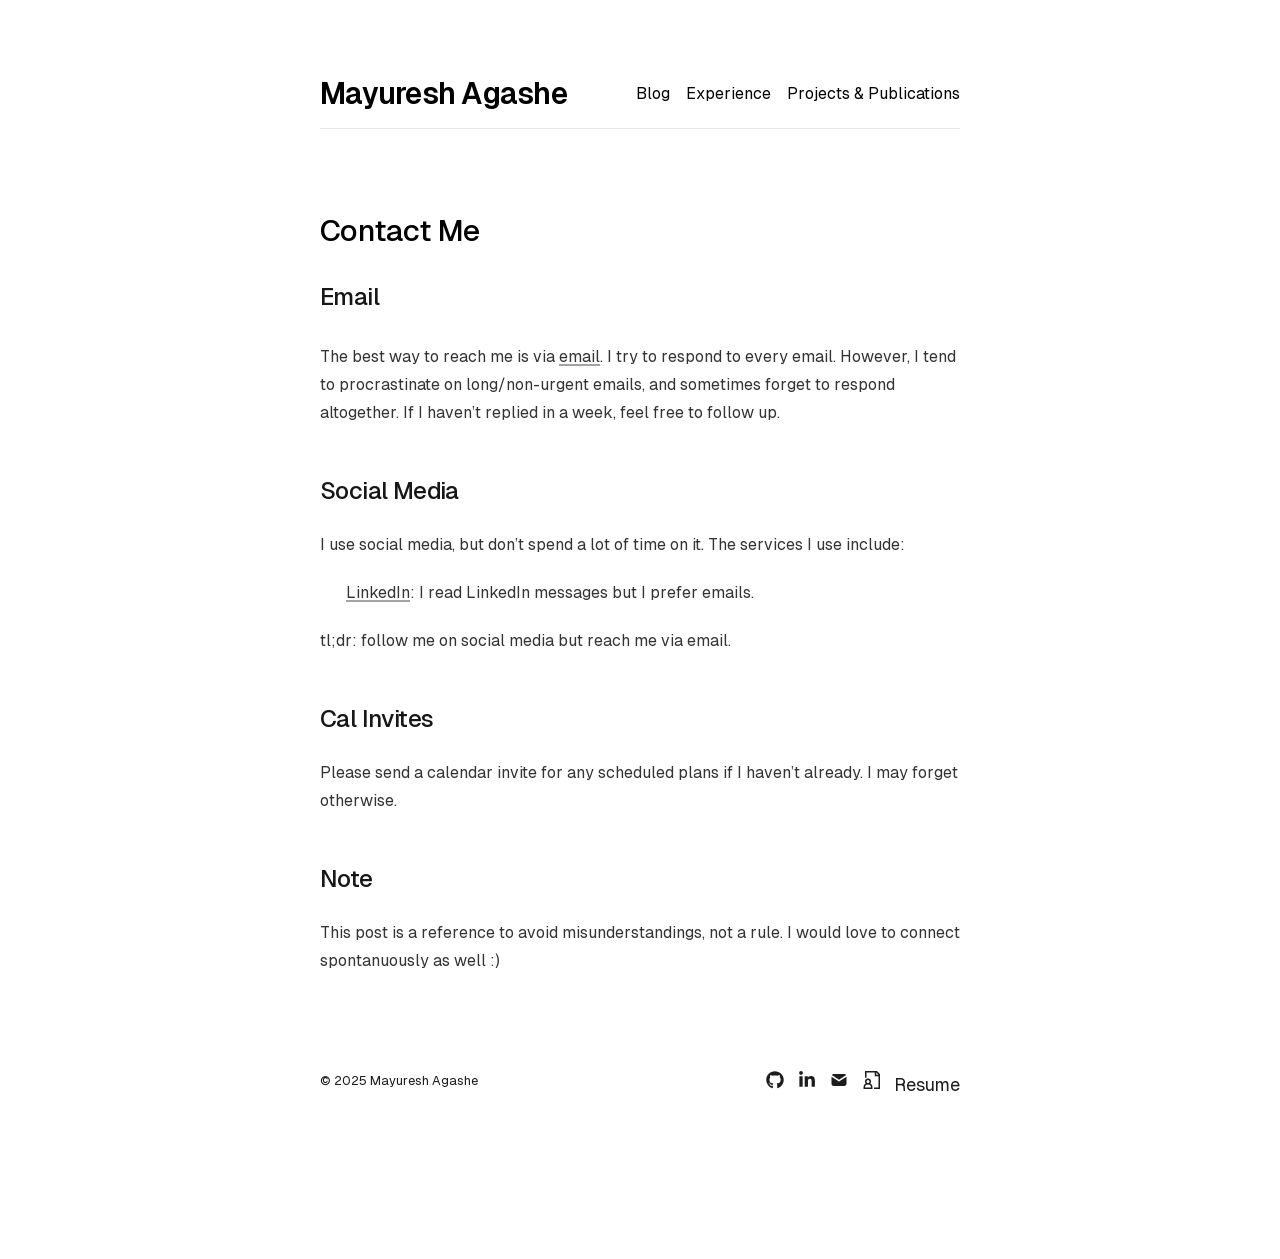
<file: connect.html>
<!DOCTYPE html><html lang="en" class="__variable_3a0388 __variable_c1e5c9"><head><meta charSet="utf-8"/><meta name="viewport" content="width=device-width, initial-scale=1"/><link rel="preload" href="/_next/static/media/66f30814ff6d7cdf.p.woff2" as="font" crossorigin="" type="font/woff2"/><link rel="preload" href="/_next/static/media/e11418ac562b8ac1-s.p.woff2" as="font" crossorigin="" type="font/woff2"/><link rel="stylesheet" href="/_next/static/css/abe42306eab648ad.css" data-precedence="next"/><link rel="preload" as="script" fetchPriority="low" href="/_next/static/chunks/webpack-6405ef9acf0ddcb8.js"/><script src="/_next/static/chunks/4bd1b696-9d53a45aeb6e92ca.js" async=""></script><script src="/_next/static/chunks/517-8c22db891d49d00a.js" async=""></script><script src="/_next/static/chunks/main-app-5f73aee2f0a3bdcf.js" async=""></script><script src="/_next/static/chunks/173-ef7ddebb9db08982.js" async=""></script><script src="/_next/static/chunks/970-d42b8abda2d8e622.js" async=""></script><script src="/_next/static/chunks/app/page-15433eb93252b898.js" async=""></script><script src="/_next/static/chunks/app/error-5e168d9e91e83749.js" async=""></script><script src="/_next/static/chunks/f8025e75-df96240be00c8a7a.js" async=""></script><script src="/_next/static/chunks/b563f954-6623325b1226ae5b.js" async=""></script><script src="/_next/static/chunks/53c13509-c7aa9a027be704d7.js" async=""></script><script src="/_next/static/chunks/app/layout-fb0dc39232ba9f69.js" async=""></script><meta name="next-size-adjust" content=""/><link rel="alternate" type="application/rss+xml" href="/rss.xml" title="RSS Feed"/><link rel="alternate" type="application/atom+xml" href="/atom.xml" title="Atom Feed"/><link rel="alternate" type="application/feed+json" href="/feed.json" title="JSON Feed"/><title>Mayuresh Agashe</title><meta name="description" content="Personal portfolio of Mayuresh Agashe, encompassing projects, blog posts, and professional experience, open-source contributions, education and more."/><meta name="robots" content="index, follow"/><meta name="googlebot" content="index, follow, max-video-preview:-1, max-image-preview:large, max-snippet:-1"/><meta property="og:title" content="Mayuresh Agashe"/><meta property="og:description" content="Personal portfolio of Mayuresh Agashe, encompassing projects, blog posts, and professional experience, open-source contributions, education and more."/><meta property="og:url" content="https://mayureshagashe2105.github.io"/><meta property="og:site_name" content="Mayuresh Agashe"/><meta property="og:locale" content="en_US"/><meta property="og:image" content="https://mayureshagashe2105.github.io/opengraph-image.png"/><meta property="og:type" content="website"/><meta name="twitter:card" content="summary_large_image"/><meta name="twitter:title" content="Mayuresh Agashe"/><meta name="twitter:description" content="Personal portfolio of Mayuresh Agashe, encompassing projects, blog posts, and professional experience, open-source contributions, education and more."/><meta name="twitter:image" content="https://mayureshagashe2105.github.io/opengraph-image.png"/><link rel="icon" href="/favicon.ico"/><script src="/_next/static/chunks/polyfills-42372ed130431b0a.js" noModule=""></script></head><body class="antialiased flex flex-col items-center justify-center mx-auto mt-2 lg:mt-8 mb-20 lg:mb-40"><main class="flex-auto min-w-0 mt-2 md:mt-6 flex flex-col px-6 sm:px-4 md:px-0 max-w-[640px] w-full"><nav class="lg:mb-16 mb-12 py-5"><div class="flex flex-col md:flex-row md:items-center justify-between"><div class="flex items-center"><a class="text-3xl font-semibold tracking-tight" href="/">Mayuresh Agashe</a></div><div class="flex flex-row gap-4 mt-6 md:mt-0 md:ml-auto items-center"><a class="transition-all hover:text-neutral-800 dark:hover:text-neutral-200 flex align-middle relative" href="/blog">Blog</a><a class="transition-all hover:text-neutral-800 dark:hover:text-neutral-200 flex align-middle relative" href="/experience">Experience</a><a class="transition-all hover:text-neutral-800 dark:hover:text-neutral-200 flex align-middle relative" href="/projects">Projects &amp; Publications</a></div></div><hr class="mt-4"/></nav><section><h1 class="mb-8 text-3xl font-medium tracking-tight">Contact Me </h1><div class="prose prose-neutral dark:prose-invert"><h2>Email</h2><p>The best way to reach me is via <a href="mailto:mayureshagashe2002@gmail.com">email</a>. I try to respond to every email. However, I tend to procrastinate on long/non-urgent emails, and sometimes forget to respond altogether. If I haven’t replied in a week, feel free to follow up.</p><h2>Social Media</h2><p>I use social media, but don’t spend a lot of time on it. The services I use include:<ul><a href="https://www.linkedin.com/in/mayureshagashe2105/">LinkedIn</a>: I read LinkedIn messages but I prefer emails.</ul>tl;dr: follow me on social media but reach me via email.</p><h2>Cal Invites</h2><p>Please send a calendar invite for any scheduled plans if I haven’t already. I may forget otherwise.</p><h2>Note</h2><p>This post is a reference to avoid misunderstandings, not a rule. I would love to connect spontanuously as well :<!-- -->)<!-- -->  </p></div></section><small class="jsx-fbbec1edabbd286e block lg:mt-24 mt-16 text-[#1C1C1C] dark:text-[#D4D4D4]"><time class="jsx-fbbec1edabbd286e">© <!-- -->2025</time> <a href="https://www.linkedin.com/in/mayureshagashe2105/" target="_blank" rel="noopener noreferrer" class="jsx-fbbec1edabbd286e no-underline">Mayuresh Agashe</a><div class="flex text-lg gap-3.5 float-right transition-opacity duration-300 hover:opacity-90"><a href="https://github.com/mayureshagashe2105" target="_blank" rel="noopener noreferrer"><svg stroke="currentColor" fill="currentColor" stroke-width="0" viewBox="0 0 496 512" height="1em" width="1em" xmlns="http://www.w3.org/2000/svg"><path d="M165.9 397.4c0 2-2.3 3.6-5.2 3.6-3.3.3-5.6-1.3-5.6-3.6 0-2 2.3-3.6 5.2-3.6 3-.3 5.6 1.3 5.6 3.6zm-31.1-4.5c-.7 2 1.3 4.3 4.3 4.9 2.6 1 5.6 0 6.2-2s-1.3-4.3-4.3-5.2c-2.6-.7-5.5.3-6.2 2.3zm44.2-1.7c-2.9.7-4.9 2.6-4.6 4.9.3 2 2.9 3.3 5.9 2.6 2.9-.7 4.9-2.6 4.6-4.6-.3-1.9-3-3.2-5.9-2.9zM244.8 8C106.1 8 0 113.3 0 252c0 110.9 69.8 205.8 169.5 239.2 12.8 2.3 17.3-5.6 17.3-12.1 0-6.2-.3-40.4-.3-61.4 0 0-70 15-84.7-29.8 0 0-11.4-29.1-27.8-36.6 0 0-22.9-15.7 1.6-15.4 0 0 24.9 2 38.6 25.8 21.9 38.6 58.6 27.5 72.9 20.9 2.3-16 8.8-27.1 16-33.7-55.9-6.2-112.3-14.3-112.3-110.5 0-27.5 7.6-41.3 23.6-58.9-2.6-6.5-11.1-33.3 2.6-67.9 20.9-6.5 69 27 69 27 20-5.6 41.5-8.5 62.8-8.5s42.8 2.9 62.8 8.5c0 0 48.1-33.6 69-27 13.7 34.7 5.2 61.4 2.6 67.9 16 17.7 25.8 31.5 25.8 58.9 0 96.5-58.9 104.2-114.8 110.5 9.2 7.9 17 22.9 17 46.4 0 33.7-.3 75.4-.3 83.6 0 6.5 4.6 14.4 17.3 12.1C428.2 457.8 496 362.9 496 252 496 113.3 383.5 8 244.8 8zM97.2 352.9c-1.3 1-1 3.3.7 5.2 1.6 1.6 3.9 2.3 5.2 1 1.3-1 1-3.3-.7-5.2-1.6-1.6-3.9-2.3-5.2-1zm-10.8-8.1c-.7 1.3.3 2.9 2.3 3.9 1.6 1 3.6.7 4.3-.7.7-1.3-.3-2.9-2.3-3.9-2-.6-3.6-.3-4.3.7zm32.4 35.6c-1.6 1.3-1 4.3 1.3 6.2 2.3 2.3 5.2 2.6 6.5 1 1.3-1.3.7-4.3-1.3-6.2-2.2-2.3-5.2-2.6-6.5-1zm-11.4-14.7c-1.6 1-1.6 3.6 0 5.9 1.6 2.3 4.3 3.3 5.6 2.3 1.6-1.3 1.6-3.9 0-6.2-1.4-2.3-4-3.3-5.6-2z"></path></svg></a><a href="https://www.linkedin.com/in/mayureshagashe2105/" target="_blank" rel="noopener noreferrer"><svg stroke="currentColor" fill="currentColor" stroke-width="0" viewBox="0 0 448 512" height="1em" width="1em" xmlns="http://www.w3.org/2000/svg"><path d="M100.28 448H7.4V148.9h92.88zM53.79 108.1C24.09 108.1 0 83.5 0 53.8a53.79 53.79 0 0 1 107.58 0c0 29.7-24.1 54.3-53.79 54.3zM447.9 448h-92.68V302.4c0-34.7-.7-79.2-48.29-79.2-48.29 0-55.69 37.7-55.69 76.7V448h-92.78V148.9h89.08v40.8h1.3c12.4-23.5 42.69-48.3 87.88-48.3 94 0 111.28 61.9 111.28 142.3V448z"></path></svg></a><a href="mailto:mayureshagashe2002@gmail.com" target="_blank" rel="noopener noreferrer"><svg stroke="currentColor" fill="currentColor" stroke-width="0" viewBox="0 0 24 24" height="1em" width="1em" xmlns="http://www.w3.org/2000/svg"><path d="M22 7.535v9.465a3 3 0 0 1 -2.824 2.995l-.176 .005h-14a3 3 0 0 1 -2.995 -2.824l-.005 -.176v-9.465l9.445 6.297l.116 .066a1 1 0 0 0 .878 0l.116 -.066l9.445 -6.297z"></path><path d="M19 4c1.08 0 2.027 .57 2.555 1.427l-9.555 6.37l-9.555 -6.37a2.999 2.999 0 0 1 2.354 -1.42l.201 -.007h14z"></path></svg></a><a href="https://drive.google.com/file/d/1f2CGRm3Ke2FPhm-lYzEuttfxKQkjonxP/view?usp=drive_link" target="_blank" rel="noopener noreferrer"><svg stroke="currentColor" fill="currentColor" stroke-width="0" viewBox="0 0 24 24" height="1em" width="1em" xmlns="http://www.w3.org/2000/svg"><path fill="none" stroke-width="2" d="M4.99787498,8.99999999 L4.99787498,0.999999992 L19.4999998,0.999999992 L22.9999998,4.50000005 L23,23 L16,23 M18,1 L18,6 L23,6 M8,11 C6.34325,11 5,12.34325 5,14 C5,15.65675 6.34325,17 8,17 C9.65675,17 11,15.65675 11,14 C11,12.34325 9.65675,11 8,11 L8,11 Z M3,23 L3,22 C3,18 6,17 8,17 C10,17 13,18 13,22 L13,23 L3,23 Z"></path></svg></a><a href="https://drive.google.com/file/d/1f2CGRm3Ke2FPhm-lYzEuttfxKQkjonxP/view?usp=drive_link" target="_blank" rel="noopener noreferrer">Resume</a></div></small></main><script src="/_next/static/chunks/webpack-6405ef9acf0ddcb8.js" async=""></script><script>(self.__next_f=self.__next_f||[]).push([0])</script><script>self.__next_f.push([1,"1:\"$Sreact.fragment\"\n2:I[8173,[\"173\",\"static/chunks/173-ef7ddebb9db08982.js\",\"970\",\"static/chunks/970-d42b8abda2d8e622.js\",\"974\",\"static/chunks/app/page-15433eb93252b898.js\"],\"\"]\n3:I[5244,[],\"\"]\n4:I[8725,[\"39\",\"static/chunks/app/error-5e168d9e91e83749.js\"],\"default\"]\n5:I[3866,[],\"\"]\n6:I[1362,[\"897\",\"static/chunks/f8025e75-df96240be00c8a7a.js\",\"585\",\"static/chunks/b563f954-6623325b1226ae5b.js\",\"446\",\"static/chunks/53c13509-c7aa9a027be704d7.js\",\"173\",\"static/chunks/173-ef7ddebb9db08982.js\",\"177\",\"static/chunks/app/layout-fb0dc39232ba9f69.js\"],\"default\"]\n7:I[6213,[],\"OutletBoundary\"]\n9:I[6213,[],\"MetadataBoundary\"]\nb:I[6213,[],\"ViewportBoundary\"]\nd:I[4835,[],\"\"]\n:HL[\"/_next/static/media/66f30814ff6d7cdf.p.woff2\",\"font\",{\"crossOrigin\":\"\",\"type\":\"font/woff2\"}]\n:HL[\"/_next/static/media/e11418ac562b8ac1-s.p.woff2\",\"font\",{\"crossOrigin\":\"\",\"type\":\"font/woff2\"}]\n:HL[\"/_next/static/css/abe42306eab648ad.css\",\"style\"]\n"])</script><script>self.__next_f.push([1,"0:{\"P\":null,\"b\":\"A4aVO2do9I-bQziFNR0Lm\",\"p\":\"\",\"c\":[\"\",\"connect\"],\"i\":false,\"f\":[[[\"\",{\"children\":[\"connect\",{\"children\":[\"__PAGE__\",{}]}]},\"$undefined\",\"$undefined\",true],[\"\",[\"$\",\"$1\",\"c\",{\"children\":[[[\"$\",\"link\",\"0\",{\"rel\":\"stylesheet\",\"href\":\"/_next/static/css/abe42306eab648ad.css\",\"precedence\":\"next\",\"crossOrigin\":\"$undefined\",\"nonce\":\"$undefined\"}]],[\"$\",\"html\",null,{\"lang\":\"en\",\"className\":\"__variable_3a0388 __variable_c1e5c9\",\"children\":[[\"$\",\"head\",null,{\"children\":[[\"$\",\"link\",null,{\"rel\":\"alternate\",\"type\":\"application/rss+xml\",\"href\":\"/rss.xml\",\"title\":\"RSS Feed\"}],[\"$\",\"link\",null,{\"rel\":\"alternate\",\"type\":\"application/atom+xml\",\"href\":\"/atom.xml\",\"title\":\"Atom Feed\"}],[\"$\",\"link\",null,{\"rel\":\"alternate\",\"type\":\"application/feed+json\",\"href\":\"/feed.json\",\"title\":\"JSON Feed\"}]]}],[\"$\",\"body\",null,{\"className\":\"antialiased flex flex-col items-center justify-center mx-auto mt-2 lg:mt-8 mb-20 lg:mb-40\",\"children\":[\"$\",\"main\",null,{\"className\":\"flex-auto min-w-0 mt-2 md:mt-6 flex flex-col px-6 sm:px-4 md:px-0 max-w-[640px] w-full\",\"children\":[[\"$\",\"nav\",null,{\"className\":\"lg:mb-16 mb-12 py-5\",\"children\":[[\"$\",\"div\",null,{\"className\":\"flex flex-col md:flex-row md:items-center justify-between\",\"children\":[[\"$\",\"div\",null,{\"className\":\"flex items-center\",\"children\":[\"$\",\"$L2\",null,{\"href\":\"/\",\"className\":\"text-3xl font-semibold tracking-tight\",\"children\":\"Mayuresh Agashe\"}]}],[\"$\",\"div\",null,{\"className\":\"flex flex-row gap-4 mt-6 md:mt-0 md:ml-auto items-center\",\"children\":[[\"$\",\"$L2\",\"/blog\",{\"href\":\"/blog\",\"className\":\"transition-all hover:text-neutral-800 dark:hover:text-neutral-200 flex align-middle relative\",\"children\":\"Blog\"}],[\"$\",\"$L2\",\"/experience\",{\"href\":\"/experience\",\"className\":\"transition-all hover:text-neutral-800 dark:hover:text-neutral-200 flex align-middle relative\",\"children\":\"Experience\"}],[\"$\",\"$L2\",\"/projects\",{\"href\":\"/projects\",\"className\":\"transition-all hover:text-neutral-800 dark:hover:text-neutral-200 flex align-middle relative\",\"children\":\"Projects \u0026 Publications\"}]]}]]}],[\"$\",\"hr\",null,{\"className\":\"mt-4\"}]]}],[\"$\",\"$L3\",null,{\"parallelRouterKey\":\"children\",\"segmentPath\":[\"children\"],\"error\":\"$4\",\"errorStyles\":[],\"errorScripts\":[],\"template\":[\"$\",\"$L5\",null,{}],\"templateStyles\":\"$undefined\",\"templateScripts\":\"$undefined\",\"notFound\":[[],[\"$\",\"section\",null,{\"children\":[[\"$\",\"h1\",null,{\"className\":\"font-medium text-2xl mb-8 tracking-tight\",\"children\":\"404 - Page not found\"}],[\"$\",\"p\",null,{\"className\":\"mb-4\",\"children\":\"Oops! The page you're looking for doesn't seem to exist.\"}]]}]],\"forbidden\":\"$undefined\",\"unauthorized\":\"$undefined\"}],[\"$\",\"$L6\",null,{}]]}]}]]}]]}],{\"children\":[\"connect\",[\"$\",\"$1\",\"c\",{\"children\":[null,[\"$\",\"$L3\",null,{\"parallelRouterKey\":\"children\",\"segmentPath\":[\"children\",\"connect\",\"children\"],\"error\":\"$undefined\",\"errorStyles\":\"$undefined\",\"errorScripts\":\"$undefined\",\"template\":[\"$\",\"$L5\",null,{}],\"templateStyles\":\"$undefined\",\"templateScripts\":\"$undefined\",\"notFound\":\"$undefined\",\"forbidden\":\"$undefined\",\"unauthorized\":\"$undefined\"}]]}],{\"children\":[\"__PAGE__\",[\"$\",\"$1\",\"c\",{\"children\":[[\"$\",\"section\",null,{\"children\":[[\"$\",\"h1\",null,{\"className\":\"mb-8 text-3xl font-medium tracking-tight\",\"children\":\"Contact Me \"}],[\"$\",\"div\",null,{\"className\":\"prose prose-neutral dark:prose-invert\",\"children\":[[\"$\",\"h2\",null,{\"children\":\"Email\"}],[\"$\",\"p\",null,{\"children\":[\"The best way to reach me is via \",[\"$\",\"a\",null,{\"href\":\"mailto:mayureshagashe2002@gmail.com\",\"children\":\"email\"}],\". I try to respond to every email. However, I tend to procrastinate on long/non-urgent emails, and sometimes forget to respond altogether. If I haven’t replied in a week, feel free to follow up.\"]}],[\"$\",\"h2\",null,{\"children\":\"Social Media\"}],[\"$\",\"p\",null,{\"children\":[\"I use social media, but don’t spend a lot of time on it. The services I use include:\",[\"$\",\"ul\",null,{\"children\":[[\"$\",\"a\",null,{\"href\":\"https://www.linkedin.com/in/mayureshagashe2105/\",\"children\":\"LinkedIn\"}],\": I read LinkedIn messages but I prefer emails.\"]}],\"tl;dr: follow me on social media but reach me via email.\"]}],[\"$\",\"h2\",null,{\"children\":\"Cal Invites\"}],[\"$\",\"p\",null,{\"children\":\"Please send a calendar invite for any scheduled plans if I haven’t already. I may forget otherwise.\"}],[\"$\",\"h2\",null,{\"children\":\"Note\"}],[\"$\",\"p\",null,{\"children\":[\"This post is a reference to avoid misunderstandings, not a rule. I would love to connect spontanuously as well :\",\")\",\"  \"]}]]}]]}],null,[\"$\",\"$L7\",null,{\"children\":\"$L8\"}]]}],{},null,false]},null,false]},null,false],[\"$\",\"$1\",\"h\",{\"children\":[null,[\"$\",\"$1\",\"m7ZWEf5dUHG8BDPWy1dFl\",{\"children\":[[\"$\",\"$L9\",null,{\"children\":\"$La\"}],[\"$\",\"$Lb\",null,{\"children\":\"$Lc\"}],[\"$\",\"meta\",null,{\"name\":\"next-size-adjust\",\"content\":\"\"}]]}]]}],false]],\"m\":\"$undefined\",\"G\":[\"$d\",\"$undefined\"],\"s\":false,\"S\":true}\n"])</script><script>self.__next_f.push([1,"c:[[\"$\",\"meta\",\"0\",{\"name\":\"viewport\",\"content\":\"width=device-width, initial-scale=1\"}]]\na:[[\"$\",\"meta\",\"0\",{\"charSet\":\"utf-8\"}],[\"$\",\"title\",\"1\",{\"children\":\"Mayuresh Agashe\"}],[\"$\",\"meta\",\"2\",{\"name\":\"description\",\"content\":\"Personal portfolio of Mayuresh Agashe, encompassing projects, blog posts, and professional experience, open-source contributions, education and more.\"}],[\"$\",\"meta\",\"3\",{\"name\":\"robots\",\"content\":\"index, follow\"}],[\"$\",\"meta\",\"4\",{\"name\":\"googlebot\",\"content\":\"index, follow, max-video-preview:-1, max-image-preview:large, max-snippet:-1\"}],[\"$\",\"meta\",\"5\",{\"property\":\"og:title\",\"content\":\"Mayuresh Agashe\"}],[\"$\",\"meta\",\"6\",{\"property\":\"og:description\",\"content\":\"Personal portfolio of Mayuresh Agashe, encompassing projects, blog posts, and professional experience, open-source contributions, education and more.\"}],[\"$\",\"meta\",\"7\",{\"property\":\"og:url\",\"content\":\"https://mayureshagashe2105.github.io\"}],[\"$\",\"meta\",\"8\",{\"property\":\"og:site_name\",\"content\":\"Mayuresh Agashe\"}],[\"$\",\"meta\",\"9\",{\"property\":\"og:locale\",\"content\":\"en_US\"}],[\"$\",\"meta\",\"10\",{\"property\":\"og:image\",\"content\":\"https://mayureshagashe2105.github.io/opengraph-image.png\"}],[\"$\",\"meta\",\"11\",{\"property\":\"og:type\",\"content\":\"website\"}],[\"$\",\"meta\",\"12\",{\"name\":\"twitter:card\",\"content\":\"summary_large_image\"}],[\"$\",\"meta\",\"13\",{\"name\":\"twitter:title\",\"content\":\"Mayuresh Agashe\"}],[\"$\",\"meta\",\"14\",{\"name\":\"twitter:description\",\"content\":\"Personal portfolio of Mayuresh Agashe, encompassing projects, blog posts, and professional experience, open-source contributions, education and more.\"}],[\"$\",\"meta\",\"15\",{\"name\":\"twitter:image\",\"content\":\"https://mayureshagashe2105.github.io/opengraph-image.png\"}],[\"$\",\"link\",\"16\",{\"rel\":\"icon\",\"href\":\"/favicon.ico\"}]]\n"])</script><script>self.__next_f.push([1,"8:null\n"])</script></body></html>
</file>
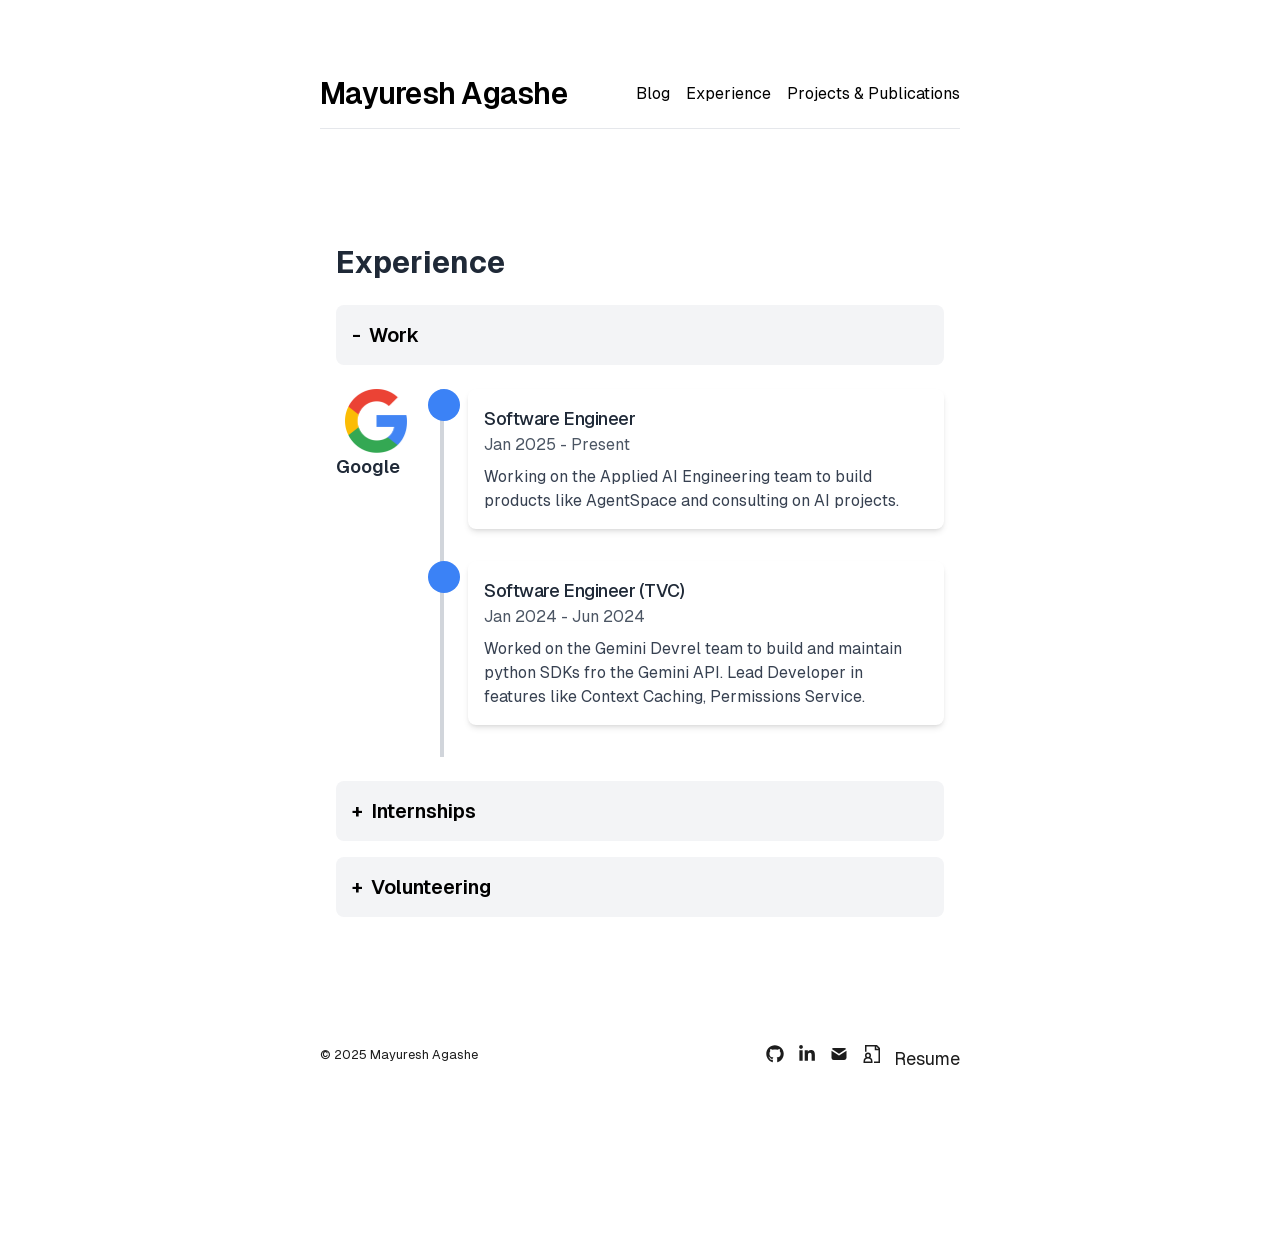
<file: experience.html>
<!DOCTYPE html><html lang="en" class="__variable_3a0388 __variable_c1e5c9"><head><meta charSet="utf-8"/><meta name="viewport" content="width=device-width, initial-scale=1"/><link rel="preload" href="/_next/static/media/66f30814ff6d7cdf.p.woff2" as="font" crossorigin="" type="font/woff2"/><link rel="preload" href="/_next/static/media/e11418ac562b8ac1-s.p.woff2" as="font" crossorigin="" type="font/woff2"/><link rel="preload" as="image" href="/logos/google.png"/><link rel="stylesheet" href="/_next/static/css/abe42306eab648ad.css" data-precedence="next"/><link rel="preload" as="script" fetchPriority="low" href="/_next/static/chunks/webpack-6405ef9acf0ddcb8.js"/><script src="/_next/static/chunks/4bd1b696-9d53a45aeb6e92ca.js" async=""></script><script src="/_next/static/chunks/517-8c22db891d49d00a.js" async=""></script><script src="/_next/static/chunks/main-app-5f73aee2f0a3bdcf.js" async=""></script><script src="/_next/static/chunks/173-ef7ddebb9db08982.js" async=""></script><script src="/_next/static/chunks/970-d42b8abda2d8e622.js" async=""></script><script src="/_next/static/chunks/app/page-15433eb93252b898.js" async=""></script><script src="/_next/static/chunks/app/error-5e168d9e91e83749.js" async=""></script><script src="/_next/static/chunks/f8025e75-df96240be00c8a7a.js" async=""></script><script src="/_next/static/chunks/b563f954-6623325b1226ae5b.js" async=""></script><script src="/_next/static/chunks/53c13509-c7aa9a027be704d7.js" async=""></script><script src="/_next/static/chunks/app/layout-fb0dc39232ba9f69.js" async=""></script><script src="/_next/static/chunks/app/experience/page-f7d47c464604d17f.js" async=""></script><meta name="next-size-adjust" content=""/><link rel="alternate" type="application/rss+xml" href="/rss.xml" title="RSS Feed"/><link rel="alternate" type="application/atom+xml" href="/atom.xml" title="Atom Feed"/><link rel="alternate" type="application/feed+json" href="/feed.json" title="JSON Feed"/><title>Mayuresh Agashe</title><meta name="description" content="Personal portfolio of Mayuresh Agashe, encompassing projects, blog posts, and professional experience, open-source contributions, education and more."/><meta name="robots" content="index, follow"/><meta name="googlebot" content="index, follow, max-video-preview:-1, max-image-preview:large, max-snippet:-1"/><meta property="og:title" content="Mayuresh Agashe"/><meta property="og:description" content="Personal portfolio of Mayuresh Agashe, encompassing projects, blog posts, and professional experience, open-source contributions, education and more."/><meta property="og:url" content="https://mayureshagashe2105.github.io"/><meta property="og:site_name" content="Mayuresh Agashe"/><meta property="og:locale" content="en_US"/><meta property="og:image" content="https://mayureshagashe2105.github.io/opengraph-image.png"/><meta property="og:type" content="website"/><meta name="twitter:card" content="summary_large_image"/><meta name="twitter:title" content="Mayuresh Agashe"/><meta name="twitter:description" content="Personal portfolio of Mayuresh Agashe, encompassing projects, blog posts, and professional experience, open-source contributions, education and more."/><meta name="twitter:image" content="https://mayureshagashe2105.github.io/opengraph-image.png"/><link rel="icon" href="/favicon.ico"/><script src="/_next/static/chunks/polyfills-42372ed130431b0a.js" noModule=""></script></head><body class="antialiased flex flex-col items-center justify-center mx-auto mt-2 lg:mt-8 mb-20 lg:mb-40"><main class="flex-auto min-w-0 mt-2 md:mt-6 flex flex-col px-6 sm:px-4 md:px-0 max-w-[640px] w-full"><nav class="lg:mb-16 mb-12 py-5"><div class="flex flex-col md:flex-row md:items-center justify-between"><div class="flex items-center"><a class="text-3xl font-semibold tracking-tight" href="/">Mayuresh Agashe</a></div><div class="flex flex-row gap-4 mt-6 md:mt-0 md:ml-auto items-center"><a class="transition-all hover:text-neutral-800 dark:hover:text-neutral-200 flex align-middle relative" href="/blog">Blog</a><a class="transition-all hover:text-neutral-800 dark:hover:text-neutral-200 flex align-middle relative" href="/experience">Experience</a><a class="transition-all hover:text-neutral-800 dark:hover:text-neutral-200 flex align-middle relative" href="/projects">Projects &amp; Publications</a></div></div><hr class="mt-4"/></nav><div class="container mx-auto px-4 py-8"><h1 class="text-3xl font-bold text-gray-800 mb-6">Experience</h1><div class="space-y-4"><div><button class="w-full text-left bg-gray-100 p-4 rounded-lg text-xl font-semibold hover:bg-gray-200 transition duration-200 capitalize"><span class="mr-2">-</span>work</button><div class="mt-6 space-y-8"><div class="relative flex items-start mb-6"><div class="flex flex-col items-center mr-6"><img src="/logos/google.png" alt="Google logo" class="w-16 h-16 object-contain"/><div class="w-20 overflow-y-auto"><h2 class="text-lg font-semibold text-gray-800">Google</h2></div></div><div class="relative flex-1 border-l-4 border-gray-300 pl-6"><div class="mb-8 flex flex-col items-start"><div class="absolute -left-4 w-8 h-8 bg-blue-500 rounded-full"></div><div class="bg-white shadow-md rounded-lg p-4 w-full max-w-lg"><h3 class="text-lg font-semibold text-gray-800">Software Engineer</h3><p class="text-gray-600">Jan 2025 - Present</p><p class="mt-2 text-gray-700">Working on the Applied AI Engineering team to build products like AgentSpace and consulting on AI projects.</p></div></div><div class="mb-8 flex flex-col items-start"><div class="absolute -left-4 w-8 h-8 bg-blue-500 rounded-full"></div><div class="bg-white shadow-md rounded-lg p-4 w-full max-w-lg"><h3 class="text-lg font-semibold text-gray-800">Software Engineer (TVC)</h3><p class="text-gray-600">Jan 2024 - Jun 2024</p><p class="mt-2 text-gray-700">Worked on the Gemini Devrel team to build and maintain python SDKs fro the Gemini API. Lead Developer in features like Context Caching, Permissions Service. </p></div></div></div></div></div></div><div><button class="w-full text-left bg-gray-100 p-4 rounded-lg text-xl font-semibold hover:bg-gray-200 transition duration-200 capitalize"><span class="mr-2">+</span>internships</button></div><div><button class="w-full text-left bg-gray-100 p-4 rounded-lg text-xl font-semibold hover:bg-gray-200 transition duration-200 capitalize"><span class="mr-2">+</span>volunteering</button></div></div></div><small class="jsx-fbbec1edabbd286e block lg:mt-24 mt-16 text-[#1C1C1C] dark:text-[#D4D4D4]"><time class="jsx-fbbec1edabbd286e">© <!-- -->2025</time> <a href="https://www.linkedin.com/in/mayureshagashe2105/" target="_blank" rel="noopener noreferrer" class="jsx-fbbec1edabbd286e no-underline">Mayuresh Agashe</a><div class="flex text-lg gap-3.5 float-right transition-opacity duration-300 hover:opacity-90"><a href="https://github.com/mayureshagashe2105" target="_blank" rel="noopener noreferrer"><svg stroke="currentColor" fill="currentColor" stroke-width="0" viewBox="0 0 496 512" height="1em" width="1em" xmlns="http://www.w3.org/2000/svg"><path d="M165.9 397.4c0 2-2.3 3.6-5.2 3.6-3.3.3-5.6-1.3-5.6-3.6 0-2 2.3-3.6 5.2-3.6 3-.3 5.6 1.3 5.6 3.6zm-31.1-4.5c-.7 2 1.3 4.3 4.3 4.9 2.6 1 5.6 0 6.2-2s-1.3-4.3-4.3-5.2c-2.6-.7-5.5.3-6.2 2.3zm44.2-1.7c-2.9.7-4.9 2.6-4.6 4.9.3 2 2.9 3.3 5.9 2.6 2.9-.7 4.9-2.6 4.6-4.6-.3-1.9-3-3.2-5.9-2.9zM244.8 8C106.1 8 0 113.3 0 252c0 110.9 69.8 205.8 169.5 239.2 12.8 2.3 17.3-5.6 17.3-12.1 0-6.2-.3-40.4-.3-61.4 0 0-70 15-84.7-29.8 0 0-11.4-29.1-27.8-36.6 0 0-22.9-15.7 1.6-15.4 0 0 24.9 2 38.6 25.8 21.9 38.6 58.6 27.5 72.9 20.9 2.3-16 8.8-27.1 16-33.7-55.9-6.2-112.3-14.3-112.3-110.5 0-27.5 7.6-41.3 23.6-58.9-2.6-6.5-11.1-33.3 2.6-67.9 20.9-6.5 69 27 69 27 20-5.6 41.5-8.5 62.8-8.5s42.8 2.9 62.8 8.5c0 0 48.1-33.6 69-27 13.7 34.7 5.2 61.4 2.6 67.9 16 17.7 25.8 31.5 25.8 58.9 0 96.5-58.9 104.2-114.8 110.5 9.2 7.9 17 22.9 17 46.4 0 33.7-.3 75.4-.3 83.6 0 6.5 4.6 14.4 17.3 12.1C428.2 457.8 496 362.9 496 252 496 113.3 383.5 8 244.8 8zM97.2 352.9c-1.3 1-1 3.3.7 5.2 1.6 1.6 3.9 2.3 5.2 1 1.3-1 1-3.3-.7-5.2-1.6-1.6-3.9-2.3-5.2-1zm-10.8-8.1c-.7 1.3.3 2.9 2.3 3.9 1.6 1 3.6.7 4.3-.7.7-1.3-.3-2.9-2.3-3.9-2-.6-3.6-.3-4.3.7zm32.4 35.6c-1.6 1.3-1 4.3 1.3 6.2 2.3 2.3 5.2 2.6 6.5 1 1.3-1.3.7-4.3-1.3-6.2-2.2-2.3-5.2-2.6-6.5-1zm-11.4-14.7c-1.6 1-1.6 3.6 0 5.9 1.6 2.3 4.3 3.3 5.6 2.3 1.6-1.3 1.6-3.9 0-6.2-1.4-2.3-4-3.3-5.6-2z"></path></svg></a><a href="https://www.linkedin.com/in/mayureshagashe2105/" target="_blank" rel="noopener noreferrer"><svg stroke="currentColor" fill="currentColor" stroke-width="0" viewBox="0 0 448 512" height="1em" width="1em" xmlns="http://www.w3.org/2000/svg"><path d="M100.28 448H7.4V148.9h92.88zM53.79 108.1C24.09 108.1 0 83.5 0 53.8a53.79 53.79 0 0 1 107.58 0c0 29.7-24.1 54.3-53.79 54.3zM447.9 448h-92.68V302.4c0-34.7-.7-79.2-48.29-79.2-48.29 0-55.69 37.7-55.69 76.7V448h-92.78V148.9h89.08v40.8h1.3c12.4-23.5 42.69-48.3 87.88-48.3 94 0 111.28 61.9 111.28 142.3V448z"></path></svg></a><a href="mailto:mayureshagashe2002@gmail.com" target="_blank" rel="noopener noreferrer"><svg stroke="currentColor" fill="currentColor" stroke-width="0" viewBox="0 0 24 24" height="1em" width="1em" xmlns="http://www.w3.org/2000/svg"><path d="M22 7.535v9.465a3 3 0 0 1 -2.824 2.995l-.176 .005h-14a3 3 0 0 1 -2.995 -2.824l-.005 -.176v-9.465l9.445 6.297l.116 .066a1 1 0 0 0 .878 0l.116 -.066l9.445 -6.297z"></path><path d="M19 4c1.08 0 2.027 .57 2.555 1.427l-9.555 6.37l-9.555 -6.37a2.999 2.999 0 0 1 2.354 -1.42l.201 -.007h14z"></path></svg></a><a href="https://drive.google.com/file/d/1f2CGRm3Ke2FPhm-lYzEuttfxKQkjonxP/view?usp=drive_link" target="_blank" rel="noopener noreferrer"><svg stroke="currentColor" fill="currentColor" stroke-width="0" viewBox="0 0 24 24" height="1em" width="1em" xmlns="http://www.w3.org/2000/svg"><path fill="none" stroke-width="2" d="M4.99787498,8.99999999 L4.99787498,0.999999992 L19.4999998,0.999999992 L22.9999998,4.50000005 L23,23 L16,23 M18,1 L18,6 L23,6 M8,11 C6.34325,11 5,12.34325 5,14 C5,15.65675 6.34325,17 8,17 C9.65675,17 11,15.65675 11,14 C11,12.34325 9.65675,11 8,11 L8,11 Z M3,23 L3,22 C3,18 6,17 8,17 C10,17 13,18 13,22 L13,23 L3,23 Z"></path></svg></a><a href="https://drive.google.com/file/d/1f2CGRm3Ke2FPhm-lYzEuttfxKQkjonxP/view?usp=drive_link" target="_blank" rel="noopener noreferrer">Resume</a></div></small></main><script src="/_next/static/chunks/webpack-6405ef9acf0ddcb8.js" async=""></script><script>(self.__next_f=self.__next_f||[]).push([0])</script><script>self.__next_f.push([1,"1:\"$Sreact.fragment\"\n2:I[8173,[\"173\",\"static/chunks/173-ef7ddebb9db08982.js\",\"970\",\"static/chunks/970-d42b8abda2d8e622.js\",\"974\",\"static/chunks/app/page-15433eb93252b898.js\"],\"\"]\n3:I[5244,[],\"\"]\n4:I[8725,[\"39\",\"static/chunks/app/error-5e168d9e91e83749.js\"],\"default\"]\n5:I[3866,[],\"\"]\n6:I[1362,[\"897\",\"static/chunks/f8025e75-df96240be00c8a7a.js\",\"585\",\"static/chunks/b563f954-6623325b1226ae5b.js\",\"446\",\"static/chunks/53c13509-c7aa9a027be704d7.js\",\"173\",\"static/chunks/173-ef7ddebb9db08982.js\",\"177\",\"static/chunks/app/layout-fb0dc39232ba9f69.js\"],\"default\"]\n7:I[7033,[],\"ClientPageRoot\"]\n8:I[6247,[\"127\",\"static/chunks/app/experience/page-f7d47c464604d17f.js\"],\"default\"]\nb:I[6213,[],\"OutletBoundary\"]\nd:I[6213,[],\"MetadataBoundary\"]\nf:I[6213,[],\"ViewportBoundary\"]\n11:I[4835,[],\"\"]\n:HL[\"/_next/static/media/66f30814ff6d7cdf.p.woff2\",\"font\",{\"crossOrigin\":\"\",\"type\":\"font/woff2\"}]\n:HL[\"/_next/static/media/e11418ac562b8ac1-s.p.woff2\",\"font\",{\"crossOrigin\":\"\",\"type\":\"font/woff2\"}]\n:HL[\"/_next/static/css/abe42306eab648ad.css\",\"style\"]\n"])</script><script>self.__next_f.push([1,"0:{\"P\":null,\"b\":\"A4aVO2do9I-bQziFNR0Lm\",\"p\":\"\",\"c\":[\"\",\"experience\"],\"i\":false,\"f\":[[[\"\",{\"children\":[\"experience\",{\"children\":[\"__PAGE__\",{}]}]},\"$undefined\",\"$undefined\",true],[\"\",[\"$\",\"$1\",\"c\",{\"children\":[[[\"$\",\"link\",\"0\",{\"rel\":\"stylesheet\",\"href\":\"/_next/static/css/abe42306eab648ad.css\",\"precedence\":\"next\",\"crossOrigin\":\"$undefined\",\"nonce\":\"$undefined\"}]],[\"$\",\"html\",null,{\"lang\":\"en\",\"className\":\"__variable_3a0388 __variable_c1e5c9\",\"children\":[[\"$\",\"head\",null,{\"children\":[[\"$\",\"link\",null,{\"rel\":\"alternate\",\"type\":\"application/rss+xml\",\"href\":\"/rss.xml\",\"title\":\"RSS Feed\"}],[\"$\",\"link\",null,{\"rel\":\"alternate\",\"type\":\"application/atom+xml\",\"href\":\"/atom.xml\",\"title\":\"Atom Feed\"}],[\"$\",\"link\",null,{\"rel\":\"alternate\",\"type\":\"application/feed+json\",\"href\":\"/feed.json\",\"title\":\"JSON Feed\"}]]}],[\"$\",\"body\",null,{\"className\":\"antialiased flex flex-col items-center justify-center mx-auto mt-2 lg:mt-8 mb-20 lg:mb-40\",\"children\":[\"$\",\"main\",null,{\"className\":\"flex-auto min-w-0 mt-2 md:mt-6 flex flex-col px-6 sm:px-4 md:px-0 max-w-[640px] w-full\",\"children\":[[\"$\",\"nav\",null,{\"className\":\"lg:mb-16 mb-12 py-5\",\"children\":[[\"$\",\"div\",null,{\"className\":\"flex flex-col md:flex-row md:items-center justify-between\",\"children\":[[\"$\",\"div\",null,{\"className\":\"flex items-center\",\"children\":[\"$\",\"$L2\",null,{\"href\":\"/\",\"className\":\"text-3xl font-semibold tracking-tight\",\"children\":\"Mayuresh Agashe\"}]}],[\"$\",\"div\",null,{\"className\":\"flex flex-row gap-4 mt-6 md:mt-0 md:ml-auto items-center\",\"children\":[[\"$\",\"$L2\",\"/blog\",{\"href\":\"/blog\",\"className\":\"transition-all hover:text-neutral-800 dark:hover:text-neutral-200 flex align-middle relative\",\"children\":\"Blog\"}],[\"$\",\"$L2\",\"/experience\",{\"href\":\"/experience\",\"className\":\"transition-all hover:text-neutral-800 dark:hover:text-neutral-200 flex align-middle relative\",\"children\":\"Experience\"}],[\"$\",\"$L2\",\"/projects\",{\"href\":\"/projects\",\"className\":\"transition-all hover:text-neutral-800 dark:hover:text-neutral-200 flex align-middle relative\",\"children\":\"Projects \u0026 Publications\"}]]}]]}],[\"$\",\"hr\",null,{\"className\":\"mt-4\"}]]}],[\"$\",\"$L3\",null,{\"parallelRouterKey\":\"children\",\"segmentPath\":[\"children\"],\"error\":\"$4\",\"errorStyles\":[],\"errorScripts\":[],\"template\":[\"$\",\"$L5\",null,{}],\"templateStyles\":\"$undefined\",\"templateScripts\":\"$undefined\",\"notFound\":[[],[\"$\",\"section\",null,{\"children\":[[\"$\",\"h1\",null,{\"className\":\"font-medium text-2xl mb-8 tracking-tight\",\"children\":\"404 - Page not found\"}],[\"$\",\"p\",null,{\"className\":\"mb-4\",\"children\":\"Oops! The page you're looking for doesn't seem to exist.\"}]]}]],\"forbidden\":\"$undefined\",\"unauthorized\":\"$undefined\"}],[\"$\",\"$L6\",null,{}]]}]}]]}]]}],{\"children\":[\"experience\",[\"$\",\"$1\",\"c\",{\"children\":[null,[\"$\",\"$L3\",null,{\"parallelRouterKey\":\"children\",\"segmentPath\":[\"children\",\"experience\",\"children\"],\"error\":\"$undefined\",\"errorStyles\":\"$undefined\",\"errorScripts\":\"$undefined\",\"template\":[\"$\",\"$L5\",null,{}],\"templateStyles\":\"$undefined\",\"templateScripts\":\"$undefined\",\"notFound\":\"$undefined\",\"forbidden\":\"$undefined\",\"unauthorized\":\"$undefined\"}]]}],{\"children\":[\"__PAGE__\",[\"$\",\"$1\",\"c\",{\"children\":[[\"$\",\"$L7\",null,{\"Component\":\"$8\",\"searchParams\":{},\"params\":{},\"promises\":[\"$@9\",\"$@a\"]}],null,[\"$\",\"$Lb\",null,{\"children\":\"$Lc\"}]]}],{},null,false]},null,false]},null,false],[\"$\",\"$1\",\"h\",{\"children\":[null,[\"$\",\"$1\",\"gQU7fBR_yBnDklI6J_T2M\",{\"children\":[[\"$\",\"$Ld\",null,{\"children\":\"$Le\"}],[\"$\",\"$Lf\",null,{\"children\":\"$L10\"}],[\"$\",\"meta\",null,{\"name\":\"next-size-adjust\",\"content\":\"\"}]]}]]}],false]],\"m\":\"$undefined\",\"G\":[\"$11\",\"$undefined\"],\"s\":false,\"S\":true}\n"])</script><script>self.__next_f.push([1,"9:{}\na:{}\n"])</script><script>self.__next_f.push([1,"10:[[\"$\",\"meta\",\"0\",{\"name\":\"viewport\",\"content\":\"width=device-width, initial-scale=1\"}]]\ne:[[\"$\",\"meta\",\"0\",{\"charSet\":\"utf-8\"}],[\"$\",\"title\",\"1\",{\"children\":\"Mayuresh Agashe\"}],[\"$\",\"meta\",\"2\",{\"name\":\"description\",\"content\":\"Personal portfolio of Mayuresh Agashe, encompassing projects, blog posts, and professional experience, open-source contributions, education and more.\"}],[\"$\",\"meta\",\"3\",{\"name\":\"robots\",\"content\":\"index, follow\"}],[\"$\",\"meta\",\"4\",{\"name\":\"googlebot\",\"content\":\"index, follow, max-video-preview:-1, max-image-preview:large, max-snippet:-1\"}],[\"$\",\"meta\",\"5\",{\"property\":\"og:title\",\"content\":\"Mayuresh Agashe\"}],[\"$\",\"meta\",\"6\",{\"property\":\"og:description\",\"content\":\"Personal portfolio of Mayuresh Agashe, encompassing projects, blog posts, and professional experience, open-source contributions, education and more.\"}],[\"$\",\"meta\",\"7\",{\"property\":\"og:url\",\"content\":\"https://mayureshagashe2105.github.io\"}],[\"$\",\"meta\",\"8\",{\"property\":\"og:site_name\",\"content\":\"Mayuresh Agashe\"}],[\"$\",\"meta\",\"9\",{\"property\":\"og:locale\",\"content\":\"en_US\"}],[\"$\",\"meta\",\"10\",{\"property\":\"og:image\",\"content\":\"https://mayureshagashe2105.github.io/opengraph-image.png\"}],[\"$\",\"meta\",\"11\",{\"property\":\"og:type\",\"content\":\"website\"}],[\"$\",\"meta\",\"12\",{\"name\":\"twitter:card\",\"content\":\"summary_large_image\"}],[\"$\",\"meta\",\"13\",{\"name\":\"twitter:title\",\"content\":\"Mayuresh Agashe\"}],[\"$\",\"meta\",\"14\",{\"name\":\"twitter:description\",\"content\":\"Personal portfolio of Mayuresh Agashe, encompassing projects, blog posts, and professional experience, open-source contributions, education and more.\"}],[\"$\",\"meta\",\"15\",{\"name\":\"twitter:image\",\"content\":\"https://mayureshagashe2105.github.io/opengraph-image.png\"}],[\"$\",\"link\",\"16\",{\"rel\":\"icon\",\"href\":\"/favicon.ico\"}]]\n"])</script><script>self.__next_f.push([1,"c:null\n"])</script></body></html>
</file>
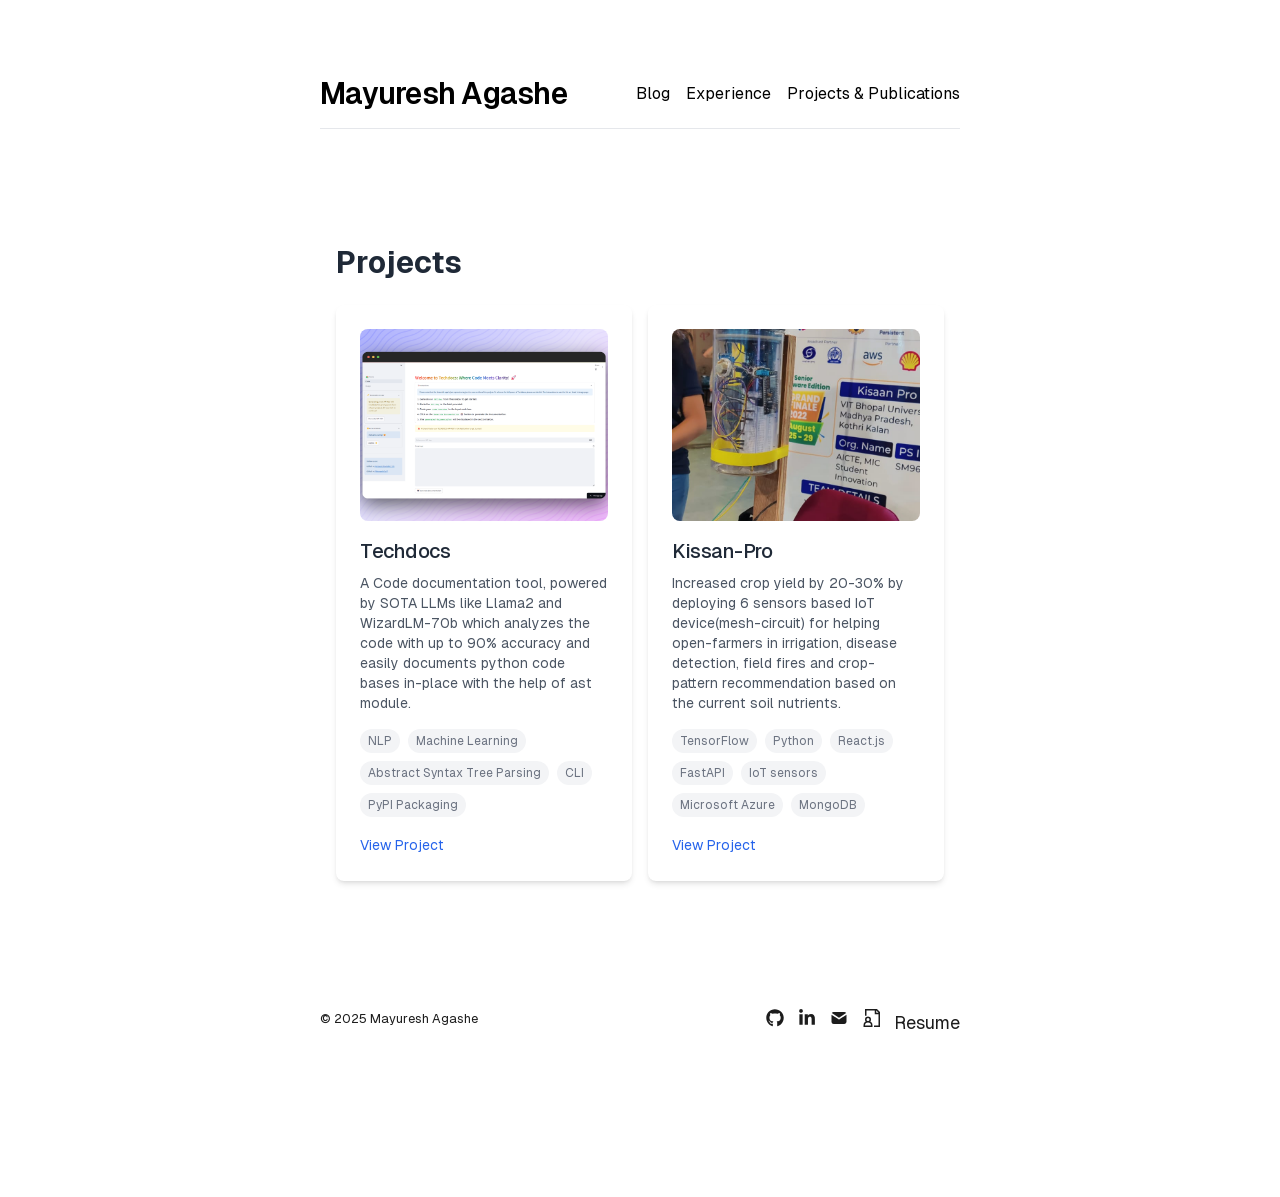
<file: projects.html>
<!DOCTYPE html><html lang="en" class="__variable_3a0388 __variable_c1e5c9"><head><meta charSet="utf-8"/><meta name="viewport" content="width=device-width, initial-scale=1"/><link rel="preload" href="/_next/static/media/66f30814ff6d7cdf.p.woff2" as="font" crossorigin="" type="font/woff2"/><link rel="preload" href="/_next/static/media/e11418ac562b8ac1-s.p.woff2" as="font" crossorigin="" type="font/woff2"/><link rel="preload" as="image" href="/project_thumbnails/techdocs.png"/><link rel="preload" as="image" href="/project_thumbnails/kissan_pro.png"/><link rel="stylesheet" href="/_next/static/css/abe42306eab648ad.css" data-precedence="next"/><link rel="preload" as="script" fetchPriority="low" href="/_next/static/chunks/webpack-6405ef9acf0ddcb8.js"/><script src="/_next/static/chunks/4bd1b696-9d53a45aeb6e92ca.js" async=""></script><script src="/_next/static/chunks/517-8c22db891d49d00a.js" async=""></script><script src="/_next/static/chunks/main-app-5f73aee2f0a3bdcf.js" async=""></script><script src="/_next/static/chunks/173-ef7ddebb9db08982.js" async=""></script><script src="/_next/static/chunks/970-d42b8abda2d8e622.js" async=""></script><script src="/_next/static/chunks/app/page-15433eb93252b898.js" async=""></script><script src="/_next/static/chunks/app/error-5e168d9e91e83749.js" async=""></script><script src="/_next/static/chunks/f8025e75-df96240be00c8a7a.js" async=""></script><script src="/_next/static/chunks/b563f954-6623325b1226ae5b.js" async=""></script><script src="/_next/static/chunks/53c13509-c7aa9a027be704d7.js" async=""></script><script src="/_next/static/chunks/app/layout-fb0dc39232ba9f69.js" async=""></script><meta name="next-size-adjust" content=""/><link rel="alternate" type="application/rss+xml" href="/rss.xml" title="RSS Feed"/><link rel="alternate" type="application/atom+xml" href="/atom.xml" title="Atom Feed"/><link rel="alternate" type="application/feed+json" href="/feed.json" title="JSON Feed"/><title>Mayuresh Agashe</title><meta name="description" content="Personal portfolio of Mayuresh Agashe, encompassing projects, blog posts, and professional experience, open-source contributions, education and more."/><meta name="robots" content="index, follow"/><meta name="googlebot" content="index, follow, max-video-preview:-1, max-image-preview:large, max-snippet:-1"/><meta property="og:title" content="Mayuresh Agashe"/><meta property="og:description" content="Personal portfolio of Mayuresh Agashe, encompassing projects, blog posts, and professional experience, open-source contributions, education and more."/><meta property="og:url" content="https://mayureshagashe2105.github.io"/><meta property="og:site_name" content="Mayuresh Agashe"/><meta property="og:locale" content="en_US"/><meta property="og:image" content="https://mayureshagashe2105.github.io/opengraph-image.png"/><meta property="og:type" content="website"/><meta name="twitter:card" content="summary_large_image"/><meta name="twitter:title" content="Mayuresh Agashe"/><meta name="twitter:description" content="Personal portfolio of Mayuresh Agashe, encompassing projects, blog posts, and professional experience, open-source contributions, education and more."/><meta name="twitter:image" content="https://mayureshagashe2105.github.io/opengraph-image.png"/><link rel="icon" href="/favicon.ico"/><script src="/_next/static/chunks/polyfills-42372ed130431b0a.js" noModule=""></script></head><body class="antialiased flex flex-col items-center justify-center mx-auto mt-2 lg:mt-8 mb-20 lg:mb-40"><main class="flex-auto min-w-0 mt-2 md:mt-6 flex flex-col px-6 sm:px-4 md:px-0 max-w-[640px] w-full"><nav class="lg:mb-16 mb-12 py-5"><div class="flex flex-col md:flex-row md:items-center justify-between"><div class="flex items-center"><a class="text-3xl font-semibold tracking-tight" href="/">Mayuresh Agashe</a></div><div class="flex flex-row gap-4 mt-6 md:mt-0 md:ml-auto items-center"><a class="transition-all hover:text-neutral-800 dark:hover:text-neutral-200 flex align-middle relative" href="/blog">Blog</a><a class="transition-all hover:text-neutral-800 dark:hover:text-neutral-200 flex align-middle relative" href="/experience">Experience</a><a class="transition-all hover:text-neutral-800 dark:hover:text-neutral-200 flex align-middle relative" href="/projects">Projects &amp; Publications</a></div></div><hr class="mt-4"/></nav><div class="container mx-auto px-4 py-8"><h1 class="text-3xl font-bold text-gray-800 mb-6">Projects</h1><div class="grid grid-cols-1 sm:grid-cols-2 gap-4"><div class="bg-white shadow-md rounded-lg p-6"><img src="/project_thumbnails/techdocs.png" alt="Techdocs" class="w-full h-48 object-cover rounded-lg mb-4"/><h3 class="text-xl font-semibold text-gray-800 mb-2">Techdocs</h3><p class="text-gray-600 text-sm mb-4">A Code documentation tool, powered by SOTA LLMs like Llama2 and WizardLM-70b which analyzes the code with up to 90% accuracy and easily documents python code bases in-place with the help of ast module.</p><div class="flex flex-wrap gap-2 mb-4"><span class="text-xs text-gray-500 bg-gray-100 px-2 py-1 rounded-full">NLP</span><span class="text-xs text-gray-500 bg-gray-100 px-2 py-1 rounded-full">Machine Learning</span><span class="text-xs text-gray-500 bg-gray-100 px-2 py-1 rounded-full">Abstract Syntax Tree Parsing</span><span class="text-xs text-gray-500 bg-gray-100 px-2 py-1 rounded-full">CLI</span><span class="text-xs text-gray-500 bg-gray-100 px-2 py-1 rounded-full">PyPI Packaging</span></div><a href="https://pypi.org/project/techdocs/" target="_blank" rel="noopener noreferrer" class="text-blue-600 hover:text-blue-800 text-sm">View Project</a></div><div class="bg-white shadow-md rounded-lg p-6"><img src="/project_thumbnails/kissan_pro.png" alt="Kissan-Pro" class="w-full h-48 object-cover rounded-lg mb-4"/><h3 class="text-xl font-semibold text-gray-800 mb-2">Kissan-Pro</h3><p class="text-gray-600 text-sm mb-4">Increased crop yield by 20-30% by deploying 6 sensors based IoT device(mesh-circuit) for helping open-farmers in irrigation, disease detection, field fires and crop-pattern recommendation based on the current soil nutrients.</p><div class="flex flex-wrap gap-2 mb-4"><span class="text-xs text-gray-500 bg-gray-100 px-2 py-1 rounded-full">TensorFlow</span><span class="text-xs text-gray-500 bg-gray-100 px-2 py-1 rounded-full">Python</span><span class="text-xs text-gray-500 bg-gray-100 px-2 py-1 rounded-full">React.js</span><span class="text-xs text-gray-500 bg-gray-100 px-2 py-1 rounded-full">FastAPI</span><span class="text-xs text-gray-500 bg-gray-100 px-2 py-1 rounded-full">IoT sensors</span><span class="text-xs text-gray-500 bg-gray-100 px-2 py-1 rounded-full">Microsoft Azure</span><span class="text-xs text-gray-500 bg-gray-100 px-2 py-1 rounded-full">MongoDB</span></div><a href="https://www.linkedin.com/company/kisaanpro/posts/?feedView=all" target="_blank" rel="noopener noreferrer" class="text-blue-600 hover:text-blue-800 text-sm">View Project</a></div></div></div><small class="jsx-fbbec1edabbd286e block lg:mt-24 mt-16 text-[#1C1C1C] dark:text-[#D4D4D4]"><time class="jsx-fbbec1edabbd286e">© <!-- -->2025</time> <a href="https://www.linkedin.com/in/mayureshagashe2105/" target="_blank" rel="noopener noreferrer" class="jsx-fbbec1edabbd286e no-underline">Mayuresh Agashe</a><div class="flex text-lg gap-3.5 float-right transition-opacity duration-300 hover:opacity-90"><a href="https://github.com/mayureshagashe2105" target="_blank" rel="noopener noreferrer"><svg stroke="currentColor" fill="currentColor" stroke-width="0" viewBox="0 0 496 512" height="1em" width="1em" xmlns="http://www.w3.org/2000/svg"><path d="M165.9 397.4c0 2-2.3 3.6-5.2 3.6-3.3.3-5.6-1.3-5.6-3.6 0-2 2.3-3.6 5.2-3.6 3-.3 5.6 1.3 5.6 3.6zm-31.1-4.5c-.7 2 1.3 4.3 4.3 4.9 2.6 1 5.6 0 6.2-2s-1.3-4.3-4.3-5.2c-2.6-.7-5.5.3-6.2 2.3zm44.2-1.7c-2.9.7-4.9 2.6-4.6 4.9.3 2 2.9 3.3 5.9 2.6 2.9-.7 4.9-2.6 4.6-4.6-.3-1.9-3-3.2-5.9-2.9zM244.8 8C106.1 8 0 113.3 0 252c0 110.9 69.8 205.8 169.5 239.2 12.8 2.3 17.3-5.6 17.3-12.1 0-6.2-.3-40.4-.3-61.4 0 0-70 15-84.7-29.8 0 0-11.4-29.1-27.8-36.6 0 0-22.9-15.7 1.6-15.4 0 0 24.9 2 38.6 25.8 21.9 38.6 58.6 27.5 72.9 20.9 2.3-16 8.8-27.1 16-33.7-55.9-6.2-112.3-14.3-112.3-110.5 0-27.5 7.6-41.3 23.6-58.9-2.6-6.5-11.1-33.3 2.6-67.9 20.9-6.5 69 27 69 27 20-5.6 41.5-8.5 62.8-8.5s42.8 2.9 62.8 8.5c0 0 48.1-33.6 69-27 13.7 34.7 5.2 61.4 2.6 67.9 16 17.7 25.8 31.5 25.8 58.9 0 96.5-58.9 104.2-114.8 110.5 9.2 7.9 17 22.9 17 46.4 0 33.7-.3 75.4-.3 83.6 0 6.5 4.6 14.4 17.3 12.1C428.2 457.8 496 362.9 496 252 496 113.3 383.5 8 244.8 8zM97.2 352.9c-1.3 1-1 3.3.7 5.2 1.6 1.6 3.9 2.3 5.2 1 1.3-1 1-3.3-.7-5.2-1.6-1.6-3.9-2.3-5.2-1zm-10.8-8.1c-.7 1.3.3 2.9 2.3 3.9 1.6 1 3.6.7 4.3-.7.7-1.3-.3-2.9-2.3-3.9-2-.6-3.6-.3-4.3.7zm32.4 35.6c-1.6 1.3-1 4.3 1.3 6.2 2.3 2.3 5.2 2.6 6.5 1 1.3-1.3.7-4.3-1.3-6.2-2.2-2.3-5.2-2.6-6.5-1zm-11.4-14.7c-1.6 1-1.6 3.6 0 5.9 1.6 2.3 4.3 3.3 5.6 2.3 1.6-1.3 1.6-3.9 0-6.2-1.4-2.3-4-3.3-5.6-2z"></path></svg></a><a href="https://www.linkedin.com/in/mayureshagashe2105/" target="_blank" rel="noopener noreferrer"><svg stroke="currentColor" fill="currentColor" stroke-width="0" viewBox="0 0 448 512" height="1em" width="1em" xmlns="http://www.w3.org/2000/svg"><path d="M100.28 448H7.4V148.9h92.88zM53.79 108.1C24.09 108.1 0 83.5 0 53.8a53.79 53.79 0 0 1 107.58 0c0 29.7-24.1 54.3-53.79 54.3zM447.9 448h-92.68V302.4c0-34.7-.7-79.2-48.29-79.2-48.29 0-55.69 37.7-55.69 76.7V448h-92.78V148.9h89.08v40.8h1.3c12.4-23.5 42.69-48.3 87.88-48.3 94 0 111.28 61.9 111.28 142.3V448z"></path></svg></a><a href="mailto:mayureshagashe2002@gmail.com" target="_blank" rel="noopener noreferrer"><svg stroke="currentColor" fill="currentColor" stroke-width="0" viewBox="0 0 24 24" height="1em" width="1em" xmlns="http://www.w3.org/2000/svg"><path d="M22 7.535v9.465a3 3 0 0 1 -2.824 2.995l-.176 .005h-14a3 3 0 0 1 -2.995 -2.824l-.005 -.176v-9.465l9.445 6.297l.116 .066a1 1 0 0 0 .878 0l.116 -.066l9.445 -6.297z"></path><path d="M19 4c1.08 0 2.027 .57 2.555 1.427l-9.555 6.37l-9.555 -6.37a2.999 2.999 0 0 1 2.354 -1.42l.201 -.007h14z"></path></svg></a><a href="https://drive.google.com/file/d/1f2CGRm3Ke2FPhm-lYzEuttfxKQkjonxP/view?usp=drive_link" target="_blank" rel="noopener noreferrer"><svg stroke="currentColor" fill="currentColor" stroke-width="0" viewBox="0 0 24 24" height="1em" width="1em" xmlns="http://www.w3.org/2000/svg"><path fill="none" stroke-width="2" d="M4.99787498,8.99999999 L4.99787498,0.999999992 L19.4999998,0.999999992 L22.9999998,4.50000005 L23,23 L16,23 M18,1 L18,6 L23,6 M8,11 C6.34325,11 5,12.34325 5,14 C5,15.65675 6.34325,17 8,17 C9.65675,17 11,15.65675 11,14 C11,12.34325 9.65675,11 8,11 L8,11 Z M3,23 L3,22 C3,18 6,17 8,17 C10,17 13,18 13,22 L13,23 L3,23 Z"></path></svg></a><a href="https://drive.google.com/file/d/1f2CGRm3Ke2FPhm-lYzEuttfxKQkjonxP/view?usp=drive_link" target="_blank" rel="noopener noreferrer">Resume</a></div></small></main><script src="/_next/static/chunks/webpack-6405ef9acf0ddcb8.js" async=""></script><script>(self.__next_f=self.__next_f||[]).push([0])</script><script>self.__next_f.push([1,"1:\"$Sreact.fragment\"\n2:I[8173,[\"173\",\"static/chunks/173-ef7ddebb9db08982.js\",\"970\",\"static/chunks/970-d42b8abda2d8e622.js\",\"974\",\"static/chunks/app/page-15433eb93252b898.js\"],\"\"]\n3:I[5244,[],\"\"]\n4:I[8725,[\"39\",\"static/chunks/app/error-5e168d9e91e83749.js\"],\"default\"]\n5:I[3866,[],\"\"]\n6:I[1362,[\"897\",\"static/chunks/f8025e75-df96240be00c8a7a.js\",\"585\",\"static/chunks/b563f954-6623325b1226ae5b.js\",\"446\",\"static/chunks/53c13509-c7aa9a027be704d7.js\",\"173\",\"static/chunks/173-ef7ddebb9db08982.js\",\"177\",\"static/chunks/app/layout-fb0dc39232ba9f69.js\"],\"default\"]\n7:I[6213,[],\"OutletBoundary\"]\n9:I[6213,[],\"MetadataBoundary\"]\nb:I[6213,[],\"ViewportBoundary\"]\nd:I[4835,[],\"\"]\n:HL[\"/_next/static/media/66f30814ff6d7cdf.p.woff2\",\"font\",{\"crossOrigin\":\"\",\"type\":\"font/woff2\"}]\n:HL[\"/_next/static/media/e11418ac562b8ac1-s.p.woff2\",\"font\",{\"crossOrigin\":\"\",\"type\":\"font/woff2\"}]\n:HL[\"/_next/static/css/abe42306eab648ad.css\",\"style\"]\n"])</script><script>self.__next_f.push([1,"0:{\"P\":null,\"b\":\"A4aVO2do9I-bQziFNR0Lm\",\"p\":\"\",\"c\":[\"\",\"projects\"],\"i\":false,\"f\":[[[\"\",{\"children\":[\"projects\",{\"children\":[\"__PAGE__\",{}]}]},\"$undefined\",\"$undefined\",true],[\"\",[\"$\",\"$1\",\"c\",{\"children\":[[[\"$\",\"link\",\"0\",{\"rel\":\"stylesheet\",\"href\":\"/_next/static/css/abe42306eab648ad.css\",\"precedence\":\"next\",\"crossOrigin\":\"$undefined\",\"nonce\":\"$undefined\"}]],[\"$\",\"html\",null,{\"lang\":\"en\",\"className\":\"__variable_3a0388 __variable_c1e5c9\",\"children\":[[\"$\",\"head\",null,{\"children\":[[\"$\",\"link\",null,{\"rel\":\"alternate\",\"type\":\"application/rss+xml\",\"href\":\"/rss.xml\",\"title\":\"RSS Feed\"}],[\"$\",\"link\",null,{\"rel\":\"alternate\",\"type\":\"application/atom+xml\",\"href\":\"/atom.xml\",\"title\":\"Atom Feed\"}],[\"$\",\"link\",null,{\"rel\":\"alternate\",\"type\":\"application/feed+json\",\"href\":\"/feed.json\",\"title\":\"JSON Feed\"}]]}],[\"$\",\"body\",null,{\"className\":\"antialiased flex flex-col items-center justify-center mx-auto mt-2 lg:mt-8 mb-20 lg:mb-40\",\"children\":[\"$\",\"main\",null,{\"className\":\"flex-auto min-w-0 mt-2 md:mt-6 flex flex-col px-6 sm:px-4 md:px-0 max-w-[640px] w-full\",\"children\":[[\"$\",\"nav\",null,{\"className\":\"lg:mb-16 mb-12 py-5\",\"children\":[[\"$\",\"div\",null,{\"className\":\"flex flex-col md:flex-row md:items-center justify-between\",\"children\":[[\"$\",\"div\",null,{\"className\":\"flex items-center\",\"children\":[\"$\",\"$L2\",null,{\"href\":\"/\",\"className\":\"text-3xl font-semibold tracking-tight\",\"children\":\"Mayuresh Agashe\"}]}],[\"$\",\"div\",null,{\"className\":\"flex flex-row gap-4 mt-6 md:mt-0 md:ml-auto items-center\",\"children\":[[\"$\",\"$L2\",\"/blog\",{\"href\":\"/blog\",\"className\":\"transition-all hover:text-neutral-800 dark:hover:text-neutral-200 flex align-middle relative\",\"children\":\"Blog\"}],[\"$\",\"$L2\",\"/experience\",{\"href\":\"/experience\",\"className\":\"transition-all hover:text-neutral-800 dark:hover:text-neutral-200 flex align-middle relative\",\"children\":\"Experience\"}],[\"$\",\"$L2\",\"/projects\",{\"href\":\"/projects\",\"className\":\"transition-all hover:text-neutral-800 dark:hover:text-neutral-200 flex align-middle relative\",\"children\":\"Projects \u0026 Publications\"}]]}]]}],[\"$\",\"hr\",null,{\"className\":\"mt-4\"}]]}],[\"$\",\"$L3\",null,{\"parallelRouterKey\":\"children\",\"segmentPath\":[\"children\"],\"error\":\"$4\",\"errorStyles\":[],\"errorScripts\":[],\"template\":[\"$\",\"$L5\",null,{}],\"templateStyles\":\"$undefined\",\"templateScripts\":\"$undefined\",\"notFound\":[[],[\"$\",\"section\",null,{\"children\":[[\"$\",\"h1\",null,{\"className\":\"font-medium text-2xl mb-8 tracking-tight\",\"children\":\"404 - Page not found\"}],[\"$\",\"p\",null,{\"className\":\"mb-4\",\"children\":\"Oops! The page you're looking for doesn't seem to exist.\"}]]}]],\"forbidden\":\"$undefined\",\"unauthorized\":\"$undefined\"}],[\"$\",\"$L6\",null,{}]]}]}]]}]]}],{\"children\":[\"projects\",[\"$\",\"$1\",\"c\",{\"children\":[null,[\"$\",\"$L3\",null,{\"parallelRouterKey\":\"children\",\"segmentPath\":[\"children\",\"projects\",\"children\"],\"error\":\"$undefined\",\"errorStyles\":\"$undefined\",\"errorScripts\":\"$undefined\",\"template\":[\"$\",\"$L5\",null,{}],\"templateStyles\":\"$undefined\",\"templateScripts\":\"$undefined\",\"notFound\":\"$undefined\",\"forbidden\":\"$undefined\",\"unauthorized\":\"$undefined\"}]]}],{\"children\":[\"__PAGE__\",[\"$\",\"$1\",\"c\",{\"children\":[[\"$\",\"div\",null,{\"className\":\"container mx-auto px-4 py-8\",\"children\":[[\"$\",\"h1\",null,{\"className\":\"text-3xl font-bold text-gray-800 mb-6\",\"children\":\"Projects\"}],[\"$\",\"div\",null,{\"className\":\"grid grid-cols-1 sm:grid-cols-2 gap-4\",\"children\":[[\"$\",\"div\",\"0\",{\"className\":\"bg-white shadow-md rounded-lg p-6\",\"children\":[[\"$\",\"img\",null,{\"src\":\"/project_thumbnails/techdocs.png\",\"alt\":\"Techdocs\",\"className\":\"w-full h-48 object-cover rounded-lg mb-4\"}],[\"$\",\"h3\",null,{\"className\":\"text-xl font-semibold text-gray-800 mb-2\",\"children\":\"Techdocs\"}],[\"$\",\"p\",null,{\"className\":\"text-gray-600 text-sm mb-4\",\"children\":\"A Code documentation tool, powered by SOTA LLMs like Llama2 and WizardLM-70b which analyzes the code with up to 90% accuracy and easily documents python code bases in-place with the help of ast module.\"}],[\"$\",\"div\",null,{\"className\":\"flex flex-wrap gap-2 mb-4\",\"children\":[[\"$\",\"span\",\"0\",{\"className\":\"text-xs text-gray-500 bg-gray-100 px-2 py-1 rounded-full\",\"children\":\"NLP\"}],[\"$\",\"span\",\"1\",{\"className\":\"text-xs text-gray-500 bg-gray-100 px-2 py-1 rounded-full\",\"children\":\"Machine Learning\"}],[\"$\",\"span\",\"2\",{\"className\":\"text-xs text-gray-500 bg-gray-100 px-2 py-1 rounded-full\",\"children\":\"Abstract Syntax Tree Parsing\"}],[\"$\",\"span\",\"3\",{\"className\":\"text-xs text-gray-500 bg-gray-100 px-2 py-1 rounded-full\",\"children\":\"CLI\"}],[\"$\",\"span\",\"4\",{\"className\":\"text-xs text-gray-500 bg-gray-100 px-2 py-1 rounded-full\",\"children\":\"PyPI Packaging\"}]]}],[\"$\",\"a\",null,{\"href\":\"https://pypi.org/project/techdocs/\",\"target\":\"_blank\",\"rel\":\"noopener noreferrer\",\"className\":\"text-blue-600 hover:text-blue-800 text-sm\",\"children\":\"View Project\"}]]}],[\"$\",\"div\",\"1\",{\"className\":\"bg-white shadow-md rounded-lg p-6\",\"children\":[[\"$\",\"img\",null,{\"src\":\"/project_thumbnails/kissan_pro.png\",\"alt\":\"Kissan-Pro\",\"className\":\"w-full h-48 object-cover rounded-lg mb-4\"}],[\"$\",\"h3\",null,{\"className\":\"text-xl font-semibold text-gray-800 mb-2\",\"children\":\"Kissan-Pro\"}],[\"$\",\"p\",null,{\"className\":\"text-gray-600 text-sm mb-4\",\"children\":\"Increased crop yield by 20-30% by deploying 6 sensors based IoT device(mesh-circuit) for helping open-farmers in irrigation, disease detection, field fires and crop-pattern recommendation based on the current soil nutrients.\"}],[\"$\",\"div\",null,{\"className\":\"flex flex-wrap gap-2 mb-4\",\"children\":[[\"$\",\"span\",\"0\",{\"className\":\"text-xs text-gray-500 bg-gray-100 px-2 py-1 rounded-full\",\"children\":\"TensorFlow\"}],[\"$\",\"span\",\"1\",{\"className\":\"text-xs text-gray-500 bg-gray-100 px-2 py-1 rounded-full\",\"children\":\"Python\"}],[\"$\",\"span\",\"2\",{\"className\":\"text-xs text-gray-500 bg-gray-100 px-2 py-1 rounded-full\",\"children\":\"React.js\"}],[\"$\",\"span\",\"3\",{\"className\":\"text-xs text-gray-500 bg-gray-100 px-2 py-1 rounded-full\",\"children\":\"FastAPI\"}],[\"$\",\"span\",\"4\",{\"className\":\"text-xs text-gray-500 bg-gray-100 px-2 py-1 rounded-full\",\"children\":\"IoT sensors\"}],[\"$\",\"span\",\"5\",{\"className\":\"text-xs text-gray-500 bg-gray-100 px-2 py-1 rounded-full\",\"children\":\"Microsoft Azure\"}],[\"$\",\"span\",\"6\",{\"className\":\"text-xs text-gray-500 bg-gray-100 px-2 py-1 rounded-full\",\"children\":\"MongoDB\"}]]}],[\"$\",\"a\",null,{\"href\":\"https://www.linkedin.com/company/kisaanpro/posts/?feedView=all\",\"target\":\"_blank\",\"rel\":\"noopener noreferrer\",\"className\":\"text-blue-600 hover:text-blue-800 text-sm\",\"children\":\"View Project\"}]]}]]}]]}],null,[\"$\",\"$L7\",null,{\"children\":\"$L8\"}]]}],{},null,false]},null,false]},null,false],[\"$\",\"$1\",\"h\",{\"children\":[null,[\"$\",\"$1\",\"SO6M_uLNKIdvTvtplAzEp\",{\"children\":[[\"$\",\"$L9\",null,{\"children\":\"$La\"}],[\"$\",\"$Lb\",null,{\"children\":\"$Lc\"}],[\"$\",\"meta\",null,{\"name\":\"next-size-adjust\",\"content\":\"\"}]]}]]}],false]],\"m\":\"$undefined\",\"G\":[\"$d\",\"$undefined\"],\"s\":false,\"S\":true}\n"])</script><script>self.__next_f.push([1,"c:[[\"$\",\"meta\",\"0\",{\"name\":\"viewport\",\"content\":\"width=device-width, initial-scale=1\"}]]\na:[[\"$\",\"meta\",\"0\",{\"charSet\":\"utf-8\"}],[\"$\",\"title\",\"1\",{\"children\":\"Mayuresh Agashe\"}],[\"$\",\"meta\",\"2\",{\"name\":\"description\",\"content\":\"Personal portfolio of Mayuresh Agashe, encompassing projects, blog posts, and professional experience, open-source contributions, education and more.\"}],[\"$\",\"meta\",\"3\",{\"name\":\"robots\",\"content\":\"index, follow\"}],[\"$\",\"meta\",\"4\",{\"name\":\"googlebot\",\"content\":\"index, follow, max-video-preview:-1, max-image-preview:large, max-snippet:-1\"}],[\"$\",\"meta\",\"5\",{\"property\":\"og:title\",\"content\":\"Mayuresh Agashe\"}],[\"$\",\"meta\",\"6\",{\"property\":\"og:description\",\"content\":\"Personal portfolio of Mayuresh Agashe, encompassing projects, blog posts, and professional experience, open-source contributions, education and more.\"}],[\"$\",\"meta\",\"7\",{\"property\":\"og:url\",\"content\":\"https://mayureshagashe2105.github.io\"}],[\"$\",\"meta\",\"8\",{\"property\":\"og:site_name\",\"content\":\"Mayuresh Agashe\"}],[\"$\",\"meta\",\"9\",{\"property\":\"og:locale\",\"content\":\"en_US\"}],[\"$\",\"meta\",\"10\",{\"property\":\"og:image\",\"content\":\"https://mayureshagashe2105.github.io/opengraph-image.png\"}],[\"$\",\"meta\",\"11\",{\"property\":\"og:type\",\"content\":\"website\"}],[\"$\",\"meta\",\"12\",{\"name\":\"twitter:card\",\"content\":\"summary_large_image\"}],[\"$\",\"meta\",\"13\",{\"name\":\"twitter:title\",\"content\":\"Mayuresh Agashe\"}],[\"$\",\"meta\",\"14\",{\"name\":\"twitter:description\",\"content\":\"Personal portfolio of Mayuresh Agashe, encompassing projects, blog posts, and professional experience, open-source contributions, education and more.\"}],[\"$\",\"meta\",\"15\",{\"name\":\"twitter:image\",\"content\":\"https://mayureshagashe2105.github.io/opengraph-image.png\"}],[\"$\",\"link\",\"16\",{\"rel\":\"icon\",\"href\":\"/favicon.ico\"}]]\n"])</script><script>self.__next_f.push([1,"8:null\n"])</script></body></html>
</file>
<file: _next/static/css/abe42306eab648ad.css>
*,:after,:before{--tw-border-spacing-x:0;--tw-border-spacing-y:0;--tw-translate-x:0;--tw-translate-y:0;--tw-rotate:0;--tw-skew-x:0;--tw-skew-y:0;--tw-scale-x:1;--tw-scale-y:1;--tw-pan-x: ;--tw-pan-y: ;--tw-pinch-zoom: ;--tw-scroll-snap-strictness:proximity;--tw-gradient-from-position: ;--tw-gradient-via-position: ;--tw-gradient-to-position: ;--tw-ordinal: ;--tw-slashed-zero: ;--tw-numeric-figure: ;--tw-numeric-spacing: ;--tw-numeric-fraction: ;--tw-ring-inset: ;--tw-ring-offset-width:0px;--tw-ring-offset-color:#fff;--tw-ring-color:rgba(59,130,246,.5);--tw-ring-offset-shadow:0 0 #0000;--tw-ring-shadow:0 0 #0000;--tw-shadow:0 0 #0000;--tw-shadow-colored:0 0 #0000;--tw-blur: ;--tw-brightness: ;--tw-contrast: ;--tw-grayscale: ;--tw-hue-rotate: ;--tw-invert: ;--tw-saturate: ;--tw-sepia: ;--tw-drop-shadow: ;--tw-backdrop-blur: ;--tw-backdrop-brightness: ;--tw-backdrop-contrast: ;--tw-backdrop-grayscale: ;--tw-backdrop-hue-rotate: ;--tw-backdrop-invert: ;--tw-backdrop-opacity: ;--tw-backdrop-saturate: ;--tw-backdrop-sepia: ;--tw-contain-size: ;--tw-contain-layout: ;--tw-contain-paint: ;--tw-contain-style: }::backdrop{--tw-border-spacing-x:0;--tw-border-spacing-y:0;--tw-translate-x:0;--tw-translate-y:0;--tw-rotate:0;--tw-skew-x:0;--tw-skew-y:0;--tw-scale-x:1;--tw-scale-y:1;--tw-pan-x: ;--tw-pan-y: ;--tw-pinch-zoom: ;--tw-scroll-snap-strictness:proximity;--tw-gradient-from-position: ;--tw-gradient-via-position: ;--tw-gradient-to-position: ;--tw-ordinal: ;--tw-slashed-zero: ;--tw-numeric-figure: ;--tw-numeric-spacing: ;--tw-numeric-fraction: ;--tw-ring-inset: ;--tw-ring-offset-width:0px;--tw-ring-offset-color:#fff;--tw-ring-color:rgba(59,130,246,.5);--tw-ring-offset-shadow:0 0 #0000;--tw-ring-shadow:0 0 #0000;--tw-shadow:0 0 #0000;--tw-shadow-colored:0 0 #0000;--tw-blur: ;--tw-brightness: ;--tw-contrast: ;--tw-grayscale: ;--tw-hue-rotate: ;--tw-invert: ;--tw-saturate: ;--tw-sepia: ;--tw-drop-shadow: ;--tw-backdrop-blur: ;--tw-backdrop-brightness: ;--tw-backdrop-contrast: ;--tw-backdrop-grayscale: ;--tw-backdrop-hue-rotate: ;--tw-backdrop-invert: ;--tw-backdrop-opacity: ;--tw-backdrop-saturate: ;--tw-backdrop-sepia: ;--tw-contain-size: ;--tw-contain-layout: ;--tw-contain-paint: ;--tw-contain-style: }/*
! tailwindcss v3.4.17 | MIT License | https://tailwindcss.com
*/*,:after,:before{box-sizing:border-box;border:0 solid #e5e7eb}:after,:before{--tw-content:""}:host,html{line-height:1.5;-webkit-text-size-adjust:100%;-moz-tab-size:4;-o-tab-size:4;tab-size:4;font-family:var(--font-geist-sans);font-feature-settings:normal;font-variation-settings:normal;-webkit-tap-highlight-color:transparent}body{margin:0;line-height:inherit}hr{height:0;color:inherit;border-top-width:1px}abbr:where([title]){-webkit-text-decoration:underline dotted;text-decoration:underline dotted}h1,h2,h3,h4,h5,h6{font-size:inherit;font-weight:inherit}a{color:inherit;text-decoration:inherit}b,strong{font-weight:bolder}code,kbd,pre,samp{font-family:var(--font-geist-mono);font-feature-settings:normal;font-variation-settings:normal;font-size:1em}small{font-size:80%}sub,sup{font-size:75%;line-height:0;position:relative;vertical-align:baseline}sub{bottom:-.25em}sup{top:-.5em}table{text-indent:0;border-color:inherit;border-collapse:collapse}button,input,optgroup,select,textarea{font-family:inherit;font-feature-settings:inherit;font-variation-settings:inherit;font-size:100%;font-weight:inherit;line-height:inherit;letter-spacing:inherit;color:inherit;margin:0;padding:0}button,select{text-transform:none}button,input:where([type=button]),input:where([type=reset]),input:where([type=submit]){-webkit-appearance:button;background-color:transparent;background-image:none}:-moz-focusring{outline:auto}:-moz-ui-invalid{box-shadow:none}progress{vertical-align:baseline}::-webkit-inner-spin-button,::-webkit-outer-spin-button{height:auto}[type=search]{-webkit-appearance:textfield;outline-offset:-2px}::-webkit-search-decoration{-webkit-appearance:none}::-webkit-file-upload-button{-webkit-appearance:button;font:inherit}summary{display:list-item}blockquote,dd,dl,figure,h1,h2,h3,h4,h5,h6,hr,p,pre{margin:0}fieldset{margin:0}fieldset,legend{padding:0}menu,ol,ul{list-style:none;margin:0;padding:0}dialog{padding:0}textarea{resize:vertical}input::-moz-placeholder,textarea::-moz-placeholder{opacity:1;color:#9ca3af}input::placeholder,textarea::placeholder{opacity:1;color:#9ca3af}[role=button],button{cursor:pointer}:disabled{cursor:default}audio,canvas,embed,iframe,img,object,svg,video{display:block;vertical-align:middle}img,video{max-width:100%;height:auto}[hidden]:where(:not([hidden=until-found])){display:none}.container{width:100%}@media (min-width:640px){.container{max-width:640px}}@media (min-width:768px){.container{max-width:768px}}@media (min-width:1024px){.container{max-width:1024px}}@media (min-width:1280px){.container{max-width:1280px}}@media (min-width:1536px){.container{max-width:1536px}}.prose{color:var(--tw-prose-body);max-width:65ch}.prose :where(p):not(:where([class~=not-prose],[class~=not-prose] *)){margin-top:1.25em;margin-bottom:1.25em}.prose :where([class~=lead]):not(:where([class~=not-prose],[class~=not-prose] *)){color:var(--tw-prose-lead);font-size:1.25em;line-height:1.6;margin-top:1.2em;margin-bottom:1.2em}.prose :where(a):not(:where([class~=not-prose],[class~=not-prose] *)){color:var(--tw-prose-links);text-decoration:underline;font-weight:500}.prose :where(strong):not(:where([class~=not-prose],[class~=not-prose] *)){color:var(--tw-prose-bold);font-weight:600}.prose :where(a strong):not(:where([class~=not-prose],[class~=not-prose] *)){color:inherit}.prose :where(blockquote strong):not(:where([class~=not-prose],[class~=not-prose] *)){color:inherit}.prose :where(thead th strong):not(:where([class~=not-prose],[class~=not-prose] *)){color:inherit}.prose :where(ol):not(:where([class~=not-prose],[class~=not-prose] *)){list-style-type:decimal;margin-top:1.25em;margin-bottom:1.25em;padding-inline-start:1.625em}.prose :where(ol[type=A]):not(:where([class~=not-prose],[class~=not-prose] *)){list-style-type:upper-alpha}.prose :where(ol[type=a]):not(:where([class~=not-prose],[class~=not-prose] *)){list-style-type:lower-alpha}.prose :where(ol[type=A s]):not(:where([class~=not-prose],[class~=not-prose] *)){list-style-type:upper-alpha}.prose :where(ol[type=a s]):not(:where([class~=not-prose],[class~=not-prose] *)){list-style-type:lower-alpha}.prose :where(ol[type=I]):not(:where([class~=not-prose],[class~=not-prose] *)){list-style-type:upper-roman}.prose :where(ol[type=i]):not(:where([class~=not-prose],[class~=not-prose] *)){list-style-type:lower-roman}.prose :where(ol[type=I s]):not(:where([class~=not-prose],[class~=not-prose] *)){list-style-type:upper-roman}.prose :where(ol[type=i s]):not(:where([class~=not-prose],[class~=not-prose] *)){list-style-type:lower-roman}.prose :where(ol[type="1"]):not(:where([class~=not-prose],[class~=not-prose] *)){list-style-type:decimal}.prose :where(ul):not(:where([class~=not-prose],[class~=not-prose] *)){list-style-type:disc;margin-top:1.25em;margin-bottom:1.25em;padding-inline-start:1.625em}.prose :where(ol>li):not(:where([class~=not-prose],[class~=not-prose] *))::marker{font-weight:400;color:var(--tw-prose-counters)}.prose :where(ul>li):not(:where([class~=not-prose],[class~=not-prose] *))::marker{color:var(--tw-prose-bullets)}.prose :where(dt):not(:where([class~=not-prose],[class~=not-prose] *)){color:var(--tw-prose-headings);font-weight:600;margin-top:1.25em}.prose :where(hr):not(:where([class~=not-prose],[class~=not-prose] *)){border-color:var(--tw-prose-hr);border-top-width:1px;margin-top:3em;margin-bottom:3em}.prose :where(blockquote):not(:where([class~=not-prose],[class~=not-prose] *)){font-weight:500;font-style:italic;color:var(--tw-prose-quotes);border-inline-start-width:.25rem;border-inline-start-color:var(--tw-prose-quote-borders);quotes:"\201C""\201D""\2018""\2019";margin-top:1.6em;margin-bottom:1.6em;padding-inline-start:1em}.prose :where(blockquote p:first-of-type):not(:where([class~=not-prose],[class~=not-prose] *)):before{content:open-quote}.prose :where(blockquote p:last-of-type):not(:where([class~=not-prose],[class~=not-prose] *)):after{content:close-quote}.prose :where(h1):not(:where([class~=not-prose],[class~=not-prose] *)){color:var(--tw-prose-headings);font-weight:800;font-size:2.25em;margin-top:0;margin-bottom:.8888889em;line-height:1.1111111}.prose :where(h1 strong):not(:where([class~=not-prose],[class~=not-prose] *)){font-weight:900;color:inherit}.prose :where(h2):not(:where([class~=not-prose],[class~=not-prose] *)){color:var(--tw-prose-headings);font-weight:700;font-size:1.5em;margin-top:2em;margin-bottom:1em;line-height:1.3333333}.prose :where(h2 strong):not(:where([class~=not-prose],[class~=not-prose] *)){font-weight:800;color:inherit}.prose :where(h3):not(:where([class~=not-prose],[class~=not-prose] *)){color:var(--tw-prose-headings);font-weight:600;font-size:1.25em;margin-top:1.6em;margin-bottom:.6em;line-height:1.6}.prose :where(h3 strong):not(:where([class~=not-prose],[class~=not-prose] *)){font-weight:700;color:inherit}.prose :where(h4):not(:where([class~=not-prose],[class~=not-prose] *)){color:var(--tw-prose-headings);font-weight:600;margin-top:1.5em;margin-bottom:.5em;line-height:1.5}.prose :where(h4 strong):not(:where([class~=not-prose],[class~=not-prose] *)){font-weight:700;color:inherit}.prose :where(img):not(:where([class~=not-prose],[class~=not-prose] *)){margin-top:2em;margin-bottom:2em}.prose :where(picture):not(:where([class~=not-prose],[class~=not-prose] *)){display:block;margin-top:2em;margin-bottom:2em}.prose :where(video):not(:where([class~=not-prose],[class~=not-prose] *)){margin-top:2em;margin-bottom:2em}.prose :where(kbd):not(:where([class~=not-prose],[class~=not-prose] *)){font-weight:500;font-family:inherit;color:var(--tw-prose-kbd);box-shadow:0 0 0 1px rgb(var(--tw-prose-kbd-shadows)/10%),0 3px 0 rgb(var(--tw-prose-kbd-shadows)/10%);font-size:.875em;border-radius:.3125rem;padding-top:.1875em;padding-inline-end:.375em;padding-bottom:.1875em;padding-inline-start:.375em}.prose :where(code):not(:where([class~=not-prose],[class~=not-prose] *)){color:var(--tw-prose-code);font-weight:600;font-size:.875em}.prose :where(code):not(:where([class~=not-prose],[class~=not-prose] *)):before{content:"`"}.prose :where(code):not(:where([class~=not-prose],[class~=not-prose] *)):after{content:"`"}.prose :where(a code):not(:where([class~=not-prose],[class~=not-prose] *)){color:inherit}.prose :where(h1 code):not(:where([class~=not-prose],[class~=not-prose] *)){color:inherit}.prose :where(h2 code):not(:where([class~=not-prose],[class~=not-prose] *)){color:inherit;font-size:.875em}.prose :where(h3 code):not(:where([class~=not-prose],[class~=not-prose] *)){color:inherit;font-size:.9em}.prose :where(h4 code):not(:where([class~=not-prose],[class~=not-prose] *)){color:inherit}.prose :where(blockquote code):not(:where([class~=not-prose],[class~=not-prose] *)){color:inherit}.prose :where(thead th code):not(:where([class~=not-prose],[class~=not-prose] *)){color:inherit}.prose :where(pre):not(:where([class~=not-prose],[class~=not-prose] *)){color:var(--tw-prose-pre-code);background-color:var(--tw-prose-pre-bg);overflow-x:auto;font-weight:400;font-size:.875em;line-height:1.7142857;margin-top:1.7142857em;margin-bottom:1.7142857em;border-radius:.375rem;padding-top:.8571429em;padding-inline-end:1.1428571em;padding-bottom:.8571429em;padding-inline-start:1.1428571em}.prose :where(pre code):not(:where([class~=not-prose],[class~=not-prose] *)){background-color:transparent;border-width:0;border-radius:0;padding:0;font-weight:inherit;color:inherit;font-size:inherit;font-family:inherit;line-height:inherit}.prose :where(pre code):not(:where([class~=not-prose],[class~=not-prose] *)):before{content:none}.prose :where(pre code):not(:where([class~=not-prose],[class~=not-prose] *)):after{content:none}.prose :where(table):not(:where([class~=not-prose],[class~=not-prose] *)){width:100%;table-layout:auto;margin-top:2em;margin-bottom:2em;font-size:.875em;line-height:1.7142857}.prose :where(thead):not(:where([class~=not-prose],[class~=not-prose] *)){border-bottom-width:1px;border-bottom-color:var(--tw-prose-th-borders)}.prose :where(thead th):not(:where([class~=not-prose],[class~=not-prose] *)){color:var(--tw-prose-headings);font-weight:600;vertical-align:bottom;padding-inline-end:.5714286em;padding-bottom:.5714286em;padding-inline-start:.5714286em}.prose :where(tbody tr):not(:where([class~=not-prose],[class~=not-prose] *)){border-bottom-width:1px;border-bottom-color:var(--tw-prose-td-borders)}.prose :where(tbody tr:last-child):not(:where([class~=not-prose],[class~=not-prose] *)){border-bottom-width:0}.prose :where(tbody td):not(:where([class~=not-prose],[class~=not-prose] *)){vertical-align:baseline}.prose :where(tfoot):not(:where([class~=not-prose],[class~=not-prose] *)){border-top-width:1px;border-top-color:var(--tw-prose-th-borders)}.prose :where(tfoot td):not(:where([class~=not-prose],[class~=not-prose] *)){vertical-align:top}.prose :where(th,td):not(:where([class~=not-prose],[class~=not-prose] *)){text-align:start}.prose :where(figure>*):not(:where([class~=not-prose],[class~=not-prose] *)){margin-top:0;margin-bottom:0}.prose :where(figcaption):not(:where([class~=not-prose],[class~=not-prose] *)){color:var(--tw-prose-captions);font-size:.875em;line-height:1.4285714;margin-top:.8571429em}.prose{--tw-prose-body:#374151;--tw-prose-headings:#111827;--tw-prose-lead:#4b5563;--tw-prose-links:#111827;--tw-prose-bold:#111827;--tw-prose-counters:#6b7280;--tw-prose-bullets:#d1d5db;--tw-prose-hr:#e5e7eb;--tw-prose-quotes:#111827;--tw-prose-quote-borders:#e5e7eb;--tw-prose-captions:#6b7280;--tw-prose-kbd:#111827;--tw-prose-kbd-shadows:17 24 39;--tw-prose-code:#111827;--tw-prose-pre-code:#e5e7eb;--tw-prose-pre-bg:#1f2937;--tw-prose-th-borders:#d1d5db;--tw-prose-td-borders:#e5e7eb;--tw-prose-invert-body:#d1d5db;--tw-prose-invert-headings:#fff;--tw-prose-invert-lead:#9ca3af;--tw-prose-invert-links:#fff;--tw-prose-invert-bold:#fff;--tw-prose-invert-counters:#9ca3af;--tw-prose-invert-bullets:#4b5563;--tw-prose-invert-hr:#374151;--tw-prose-invert-quotes:#f3f4f6;--tw-prose-invert-quote-borders:#374151;--tw-prose-invert-captions:#9ca3af;--tw-prose-invert-kbd:#fff;--tw-prose-invert-kbd-shadows:255 255 255;--tw-prose-invert-code:#fff;--tw-prose-invert-pre-code:#d1d5db;--tw-prose-invert-pre-bg:rgba(0,0,0,.5);--tw-prose-invert-th-borders:#4b5563;--tw-prose-invert-td-borders:#374151;font-size:1rem;line-height:1.75}.prose :where(picture>img):not(:where([class~=not-prose],[class~=not-prose] *)){margin-top:0;margin-bottom:0}.prose :where(li):not(:where([class~=not-prose],[class~=not-prose] *)){margin-top:.5em;margin-bottom:.5em}.prose :where(ol>li):not(:where([class~=not-prose],[class~=not-prose] *)){padding-inline-start:.375em}.prose :where(ul>li):not(:where([class~=not-prose],[class~=not-prose] *)){padding-inline-start:.375em}.prose :where(.prose>ul>li p):not(:where([class~=not-prose],[class~=not-prose] *)){margin-top:.75em;margin-bottom:.75em}.prose :where(.prose>ul>li>p:first-child):not(:where([class~=not-prose],[class~=not-prose] *)){margin-top:1.25em}.prose :where(.prose>ul>li>p:last-child):not(:where([class~=not-prose],[class~=not-prose] *)){margin-bottom:1.25em}.prose :where(.prose>ol>li>p:first-child):not(:where([class~=not-prose],[class~=not-prose] *)){margin-top:1.25em}.prose :where(.prose>ol>li>p:last-child):not(:where([class~=not-prose],[class~=not-prose] *)){margin-bottom:1.25em}.prose :where(ul ul,ul ol,ol ul,ol ol):not(:where([class~=not-prose],[class~=not-prose] *)){margin-top:.75em;margin-bottom:.75em}.prose :where(dl):not(:where([class~=not-prose],[class~=not-prose] *)){margin-top:1.25em;margin-bottom:1.25em}.prose :where(dd):not(:where([class~=not-prose],[class~=not-prose] *)){margin-top:.5em;padding-inline-start:1.625em}.prose :where(hr+*):not(:where([class~=not-prose],[class~=not-prose] *)){margin-top:0}.prose :where(h2+*):not(:where([class~=not-prose],[class~=not-prose] *)){margin-top:0}.prose :where(h3+*):not(:where([class~=not-prose],[class~=not-prose] *)){margin-top:0}.prose :where(h4+*):not(:where([class~=not-prose],[class~=not-prose] *)){margin-top:0}.prose :where(thead th:first-child):not(:where([class~=not-prose],[class~=not-prose] *)){padding-inline-start:0}.prose :where(thead th:last-child):not(:where([class~=not-prose],[class~=not-prose] *)){padding-inline-end:0}.prose :where(tbody td,tfoot td):not(:where([class~=not-prose],[class~=not-prose] *)){padding-top:.5714286em;padding-inline-end:.5714286em;padding-bottom:.5714286em;padding-inline-start:.5714286em}.prose :where(tbody td:first-child,tfoot td:first-child):not(:where([class~=not-prose],[class~=not-prose] *)){padding-inline-start:0}.prose :where(tbody td:last-child,tfoot td:last-child):not(:where([class~=not-prose],[class~=not-prose] *)){padding-inline-end:0}.prose :where(figure):not(:where([class~=not-prose],[class~=not-prose] *)){margin-top:2em;margin-bottom:2em}.prose :where(.prose>:first-child):not(:where([class~=not-prose],[class~=not-prose] *)){margin-top:0}.prose :where(.prose>:last-child):not(:where([class~=not-prose],[class~=not-prose] *)){margin-bottom:0}.prose-neutral{--tw-prose-body:#404040;--tw-prose-headings:#171717;--tw-prose-lead:#525252;--tw-prose-links:#171717;--tw-prose-bold:#171717;--tw-prose-counters:#737373;--tw-prose-bullets:#d4d4d4;--tw-prose-hr:#e5e5e5;--tw-prose-quotes:#171717;--tw-prose-quote-borders:#e5e5e5;--tw-prose-captions:#737373;--tw-prose-kbd:#171717;--tw-prose-kbd-shadows:23 23 23;--tw-prose-code:#171717;--tw-prose-pre-code:#e5e5e5;--tw-prose-pre-bg:#262626;--tw-prose-th-borders:#d4d4d4;--tw-prose-td-borders:#e5e5e5;--tw-prose-invert-body:#d4d4d4;--tw-prose-invert-headings:#fff;--tw-prose-invert-lead:#a3a3a3;--tw-prose-invert-links:#fff;--tw-prose-invert-bold:#fff;--tw-prose-invert-counters:#a3a3a3;--tw-prose-invert-bullets:#525252;--tw-prose-invert-hr:#404040;--tw-prose-invert-quotes:#f5f5f5;--tw-prose-invert-quote-borders:#404040;--tw-prose-invert-captions:#a3a3a3;--tw-prose-invert-kbd:#fff;--tw-prose-invert-kbd-shadows:255 255 255;--tw-prose-invert-code:#fff;--tw-prose-invert-pre-code:#d4d4d4;--tw-prose-invert-pre-bg:rgba(0,0,0,.5);--tw-prose-invert-th-borders:#525252;--tw-prose-invert-td-borders:#404040}.absolute{position:absolute}.relative{position:relative}.-left-4{left:-1rem}.float-right{float:right}.mx-auto{margin-left:auto;margin-right:auto}.my-3{margin-top:.75rem;margin-bottom:.75rem}.mb-10{margin-bottom:2.5rem}.mb-12{margin-bottom:3rem}.mb-2{margin-bottom:.5rem}.mb-20{margin-bottom:5rem}.mb-4{margin-bottom:1rem}.mb-6{margin-bottom:1.5rem}.mb-8{margin-bottom:2rem}.ml-2{margin-left:.5rem}.mr-2{margin-right:.5rem}.mr-4{margin-right:1rem}.mr-6{margin-right:1.5rem}.mt-0{margin-top:0}.mt-1{margin-top:.25rem}.mt-16{margin-top:4rem}.mt-2{margin-top:.5rem}.mt-4{margin-top:1rem}.mt-6{margin-top:1.5rem}.block{display:block}.flex{display:flex}.table{display:table}.grid{display:grid}.h-16{height:4rem}.h-48{height:12rem}.h-8{height:2rem}.h-full{height:100%}.w-1\/3{width:33.333333%}.w-16{width:4rem}.w-2\/3{width:66.666667%}.w-20{width:5rem}.w-4{width:1rem}.w-8{width:2rem}.w-full{width:100%}.min-w-0{min-width:0}.max-w-\[640px\]{max-width:640px}.max-w-lg{max-width:32rem}.flex-1{flex:1 1 0%}.flex-auto{flex:1 1 auto}.flex-shrink-0{flex-shrink:0}.flex-grow{flex-grow:1}.grid-cols-1{grid-template-columns:repeat(1,minmax(0,1fr))}.grid-cols-2{grid-template-columns:repeat(2,minmax(0,1fr))}.flex-row{flex-direction:row}.flex-col{flex-direction:column}.flex-wrap{flex-wrap:wrap}.items-start{align-items:flex-start}.items-center{align-items:center}.justify-center{justify-content:center}.justify-between{justify-content:space-between}.gap-2{gap:.5rem}.gap-3\.5{gap:.875rem}.gap-4{gap:1rem}.gap-6{gap:1.5rem}.space-x-4>:not([hidden])~:not([hidden]){--tw-space-x-reverse:0;margin-right:calc(1rem * var(--tw-space-x-reverse));margin-left:calc(1rem * calc(1 - var(--tw-space-x-reverse)))}.space-y-2>:not([hidden])~:not([hidden]){--tw-space-y-reverse:0;margin-top:calc(.5rem * calc(1 - var(--tw-space-y-reverse)));margin-bottom:calc(.5rem * var(--tw-space-y-reverse))}.space-y-4>:not([hidden])~:not([hidden]){--tw-space-y-reverse:0;margin-top:calc(1rem * calc(1 - var(--tw-space-y-reverse)));margin-bottom:calc(1rem * var(--tw-space-y-reverse))}.space-y-6>:not([hidden])~:not([hidden]){--tw-space-y-reverse:0;margin-top:calc(1.5rem * calc(1 - var(--tw-space-y-reverse)));margin-bottom:calc(1.5rem * var(--tw-space-y-reverse))}.space-y-8>:not([hidden])~:not([hidden]){--tw-space-y-reverse:0;margin-top:calc(2rem * calc(1 - var(--tw-space-y-reverse)));margin-bottom:calc(2rem * var(--tw-space-y-reverse))}.overflow-y-auto{overflow-y:auto}.rounded{border-radius:.25rem}.rounded-full{border-radius:9999px}.rounded-lg{border-radius:.5rem}.rounded-l-lg{border-top-left-radius:.5rem;border-bottom-left-radius:.5rem}.border{border-width:1px}.border-l-4{border-left-width:4px}.border-gray-300{--tw-border-opacity:1;border-color:rgb(209 213 219/var(--tw-border-opacity,1))}.border-green-300{--tw-border-opacity:1;border-color:rgb(134 239 172/var(--tw-border-opacity,1))}.border-purple-300{--tw-border-opacity:1;border-color:rgb(216 180 254/var(--tw-border-opacity,1))}.border-red-300{--tw-border-opacity:1;border-color:rgb(252 165 165/var(--tw-border-opacity,1))}.bg-\[\#F7F7F7\]{--tw-bg-opacity:1;background-color:rgb(247 247 247/var(--tw-bg-opacity,1))}.bg-blue-500{--tw-bg-opacity:1;background-color:rgb(59 130 246/var(--tw-bg-opacity,1))}.bg-gray-100{--tw-bg-opacity:1;background-color:rgb(243 244 246/var(--tw-bg-opacity,1))}.bg-green-100{--tw-bg-opacity:1;background-color:rgb(220 252 231/var(--tw-bg-opacity,1))}.bg-green-50{--tw-bg-opacity:1;background-color:rgb(240 253 244/var(--tw-bg-opacity,1))}.bg-purple-100{--tw-bg-opacity:1;background-color:rgb(243 232 255/var(--tw-bg-opacity,1))}.bg-purple-200{--tw-bg-opacity:1;background-color:rgb(233 213 255/var(--tw-bg-opacity,1))}.bg-purple-50{--tw-bg-opacity:1;background-color:rgb(250 245 255/var(--tw-bg-opacity,1))}.bg-red-100{--tw-bg-opacity:1;background-color:rgb(254 226 226/var(--tw-bg-opacity,1))}.bg-red-50{--tw-bg-opacity:1;background-color:rgb(254 242 242/var(--tw-bg-opacity,1))}.bg-white{--tw-bg-opacity:1;background-color:rgb(255 255 255/var(--tw-bg-opacity,1))}.object-contain{-o-object-fit:contain;object-fit:contain}.object-cover{-o-object-fit:cover;object-fit:cover}.p-1{padding:.25rem}.p-4{padding:1rem}.p-6{padding:1.5rem}.p-8{padding:2rem}.px-2{padding-left:.5rem;padding-right:.5rem}.px-3{padding-left:.75rem;padding-right:.75rem}.px-4{padding-left:1rem;padding-right:1rem}.px-6{padding-left:1.5rem;padding-right:1.5rem}.py-1{padding-top:.25rem;padding-bottom:.25rem}.py-12{padding-top:3rem;padding-bottom:3rem}.py-3{padding-top:.75rem;padding-bottom:.75rem}.py-5{padding-top:1.25rem;padding-bottom:1.25rem}.py-8{padding-top:2rem;padding-bottom:2rem}.pl-6{padding-left:1.5rem}.text-left{text-align:left}.text-center{text-align:center}.align-middle{vertical-align:middle}.font-mono{font-family:var(--font-geist-mono)}.text-2xl{font-size:1.5rem;line-height:2rem}.text-3xl{font-size:1.875rem;line-height:2.25rem}.text-4xl{font-size:2.25rem;line-height:2.5rem}.text-lg{font-size:1.125rem;line-height:1.75rem}.text-sm{font-size:.875rem;line-height:1.25rem}.text-xl{font-size:1.25rem;line-height:1.75rem}.text-xs{font-size:.75rem;line-height:1rem}.font-bold{font-weight:700}.font-medium{font-weight:500}.font-normal{font-weight:400}.font-semibold{font-weight:600}.capitalize{text-transform:capitalize}.leading-normal{line-height:1.5}.leading-relaxed{line-height:1.625}.tracking-tight{letter-spacing:-.025em}.text-\[\#1C1C1C\]{--tw-text-opacity:1;color:rgb(28 28 28/var(--tw-text-opacity,1))}.text-blue-500{--tw-text-opacity:1;color:rgb(59 130 246/var(--tw-text-opacity,1))}.text-blue-600{--tw-text-opacity:1;color:rgb(37 99 235/var(--tw-text-opacity,1))}.text-gray-500{--tw-text-opacity:1;color:rgb(107 114 128/var(--tw-text-opacity,1))}.text-gray-600{--tw-text-opacity:1;color:rgb(75 85 99/var(--tw-text-opacity,1))}.text-gray-700{--tw-text-opacity:1;color:rgb(55 65 81/var(--tw-text-opacity,1))}.text-gray-800{--tw-text-opacity:1;color:rgb(31 41 55/var(--tw-text-opacity,1))}.text-green-600{--tw-text-opacity:1;color:rgb(22 163 74/var(--tw-text-opacity,1))}.text-green-700{--tw-text-opacity:1;color:rgb(21 128 61/var(--tw-text-opacity,1))}.text-neutral-900{--tw-text-opacity:1;color:rgb(23 23 23/var(--tw-text-opacity,1))}.text-purple-600{--tw-text-opacity:1;color:rgb(147 51 234/var(--tw-text-opacity,1))}.text-purple-700{--tw-text-opacity:1;color:rgb(126 34 206/var(--tw-text-opacity,1))}.text-purple-800{--tw-text-opacity:1;color:rgb(107 33 168/var(--tw-text-opacity,1))}.text-red-600{--tw-text-opacity:1;color:rgb(220 38 38/var(--tw-text-opacity,1))}.text-red-700{--tw-text-opacity:1;color:rgb(185 28 28/var(--tw-text-opacity,1))}.underline{text-decoration-line:underline}.no-underline{text-decoration-line:none}.antialiased{-webkit-font-smoothing:antialiased;-moz-osx-font-smoothing:grayscale}.shadow-md{--tw-shadow:0 4px 6px -1px rgba(0,0,0,.1),0 2px 4px -2px rgba(0,0,0,.1);--tw-shadow-colored:0 4px 6px -1px var(--tw-shadow-color),0 2px 4px -2px var(--tw-shadow-color);box-shadow:var(--tw-ring-offset-shadow,0 0 #0000),var(--tw-ring-shadow,0 0 #0000),var(--tw-shadow)}.brightness-105{--tw-brightness:brightness(1.05)}.brightness-105,.grayscale-0{filter:var(--tw-blur) var(--tw-brightness) var(--tw-contrast) var(--tw-grayscale) var(--tw-hue-rotate) var(--tw-invert) var(--tw-saturate) var(--tw-sepia) var(--tw-drop-shadow)}.grayscale-0{--tw-grayscale:grayscale(0)}.filter{filter:var(--tw-blur) var(--tw-brightness) var(--tw-contrast) var(--tw-grayscale) var(--tw-hue-rotate) var(--tw-invert) var(--tw-saturate) var(--tw-sepia) var(--tw-drop-shadow)}.transition{transition-property:color,background-color,border-color,text-decoration-color,fill,stroke,opacity,box-shadow,transform,filter,-webkit-backdrop-filter;transition-property:color,background-color,border-color,text-decoration-color,fill,stroke,opacity,box-shadow,transform,filter,backdrop-filter;transition-property:color,background-color,border-color,text-decoration-color,fill,stroke,opacity,box-shadow,transform,filter,backdrop-filter,-webkit-backdrop-filter;transition-timing-function:cubic-bezier(.4,0,.2,1);transition-duration:.15s}.transition-all{transition-property:all;transition-timing-function:cubic-bezier(.4,0,.2,1);transition-duration:.15s}.transition-opacity{transition-property:opacity;transition-timing-function:cubic-bezier(.4,0,.2,1);transition-duration:.15s}.transition-shadow{transition-property:box-shadow;transition-timing-function:cubic-bezier(.4,0,.2,1);transition-duration:.15s}.duration-200{transition-duration:.2s}.duration-300{transition-duration:.3s}::-moz-selection{background-color:#47a3f3;color:#fefefe}::selection{background-color:#47a3f3;color:#fefefe}:root{--sh-class:#2d5e9d;--sh-identifier:#354150;--sh-sign:#8996a3;--sh-string:#007f7a;--sh-keyword:#e02518;--sh-comment:#a19595;--sh-jsxliterals:#6266d1;--sh-property:#e25a1c;--sh-entity:#e25a1c}.dark{background-color:#121212;--sh-class:#4c97f8;--sh-identifier:#fff;--sh-sign:#8996a3;--sh-string:#0fa295;--sh-keyword:#f47067;--sh-comment:#a19595;--sh-jsxliterals:#6266d1;--sh-property:#e25a1c;--sh-entity:#e25a1c}html{min-width:360px}.prose{--tw-text-opacity:1;color:rgb(51 51 51/var(--tw-text-opacity,1))}.prose:is(.dark *){--tw-text-opacity:1;color:rgb(212 212 212/var(--tw-text-opacity,1))}.prose .anchor{visibility:hidden;position:absolute;text-decoration-line:none;margin-left:-1em;padding-right:.5em;width:80%;max-width:700px;cursor:pointer}.anchor:hover{visibility:visible}.prose a{font-weight:400;--tw-text-opacity:1;color:rgb(51 51 51/var(--tw-text-opacity,1));text-decoration-color:#a3a3a3;text-decoration-thickness:.1em;text-underline-offset:2px;transition-property:all;transition-timing-function:cubic-bezier(.4,0,.2,1);transition-duration:.15s}.prose a:is(.dark *){--tw-text-opacity:1;color:rgb(212 212 212/var(--tw-text-opacity,1));text-decoration-color:#525252}.prose a:hover{text-decoration-color:#525252}.prose a:hover:is(.dark *){text-decoration-color:#a3a3a3}.prose .anchor:after{--tw-text-opacity:1;color:rgb(212 212 212/var(--tw-text-opacity,1))}.prose .anchor:is(.dark *):after{--tw-text-opacity:1;color:rgb(64 64 64/var(--tw-text-opacity,1))}.prose .anchor:after{content:"#"}.prose :hover>.anchor{visibility:visible}.prose pre{overflow-x:auto;border-radius:.5rem;--tw-bg-opacity:1;background-color:rgb(247 247 247/var(--tw-bg-opacity,1))}.prose pre:is(.dark *){--tw-bg-opacity:1;background-color:rgb(24 24 24/var(--tw-bg-opacity,1))}.prose code{border-radius:.5rem;padding:.125rem .25rem}.prose pre code{padding:0;border:initial;line-height:1.5}.prose code span{font-weight:500}.prose img{margin:0}.prose h2,h3,h4,h5,h6{font-weight:500!important;letter-spacing:-.025em!important}.prose strong{font-weight:500}.prose>:first-child{margin-top:1.25em!important;margin-bottom:1.25em!important}pre::-webkit-scrollbar{display:none}pre{-ms-overflow-style:none;scrollbar-width:none}input[type=email],input[type=text]{-webkit-appearance:none;-moz-appearance:none;appearance:none}.prose .tweet a{text-decoration:inherit;font-weight:500}table{display:block;max-width:-moz-fit-content;max-width:fit-content;overflow-x:auto;white-space:nowrap}.prose .callout>p{margin:0!important}.title{text-wrap:balance}.dark\:prose-invert:is(.dark *){--tw-prose-body:var(--tw-prose-invert-body);--tw-prose-headings:var(--tw-prose-invert-headings);--tw-prose-lead:var(--tw-prose-invert-lead);--tw-prose-links:var(--tw-prose-invert-links);--tw-prose-bold:var(--tw-prose-invert-bold);--tw-prose-counters:var(--tw-prose-invert-counters);--tw-prose-bullets:var(--tw-prose-invert-bullets);--tw-prose-hr:var(--tw-prose-invert-hr);--tw-prose-quotes:var(--tw-prose-invert-quotes);--tw-prose-quote-borders:var(--tw-prose-invert-quote-borders);--tw-prose-captions:var(--tw-prose-invert-captions);--tw-prose-kbd:var(--tw-prose-invert-kbd);--tw-prose-kbd-shadows:var(--tw-prose-invert-kbd-shadows);--tw-prose-code:var(--tw-prose-invert-code);--tw-prose-pre-code:var(--tw-prose-invert-pre-code);--tw-prose-pre-bg:var(--tw-prose-invert-pre-bg);--tw-prose-th-borders:var(--tw-prose-invert-th-borders);--tw-prose-td-borders:var(--tw-prose-invert-td-borders)}.hover\:bg-gray-200:hover{--tw-bg-opacity:1;background-color:rgb(229 231 235/var(--tw-bg-opacity,1))}.hover\:text-blue-800:hover{--tw-text-opacity:1;color:rgb(30 64 175/var(--tw-text-opacity,1))}.hover\:text-neutral-800:hover{--tw-text-opacity:1;color:rgb(38 38 38/var(--tw-text-opacity,1))}.hover\:underline:hover{text-decoration-line:underline}.hover\:opacity-90:hover{opacity:.9}.hover\:shadow-lg:hover{--tw-shadow:0 10px 15px -3px rgba(0,0,0,.1),0 4px 6px -4px rgba(0,0,0,.1);--tw-shadow-colored:0 10px 15px -3px var(--tw-shadow-color),0 4px 6px -4px var(--tw-shadow-color);box-shadow:var(--tw-ring-offset-shadow,0 0 #0000),var(--tw-ring-shadow,0 0 #0000),var(--tw-shadow)}.dark\:bg-\[\#181818\]:is(.dark *){--tw-bg-opacity:1;background-color:rgb(24 24 24/var(--tw-bg-opacity,1))}.dark\:text-\[\#D4D4D4\]:is(.dark *){--tw-text-opacity:1;color:rgb(212 212 212/var(--tw-text-opacity,1))}.dark\:text-neutral-100:is(.dark *){--tw-text-opacity:1;color:rgb(245 245 245/var(--tw-text-opacity,1))}.dark\:hover\:text-neutral-200:hover:is(.dark *){--tw-text-opacity:1;color:rgb(229 229 229/var(--tw-text-opacity,1))}@media (min-width:640px){.sm\:float-right{float:right}.sm\:mb-5{margin-bottom:1.25rem}.sm\:ml-5{margin-left:1.25rem}.sm\:grid-cols-2{grid-template-columns:repeat(2,minmax(0,1fr))}.sm\:grid-cols-3{grid-template-columns:repeat(3,minmax(0,1fr))}.sm\:px-4{padding-left:1rem;padding-right:1rem}}@media (min-width:768px){.md\:ml-auto{margin-left:auto}.md\:mt-0{margin-top:0}.md\:mt-6{margin-top:1.5rem}.md\:flex-row{flex-direction:row}.md\:items-center{align-items:center}.md\:space-x-6>:not([hidden])~:not([hidden]){--tw-space-x-reverse:0;margin-right:calc(1.5rem * var(--tw-space-x-reverse));margin-left:calc(1.5rem * calc(1 - var(--tw-space-x-reverse)))}.md\:space-y-0>:not([hidden])~:not([hidden]){--tw-space-y-reverse:0;margin-top:calc(0px * calc(1 - var(--tw-space-y-reverse)));margin-bottom:calc(0px * var(--tw-space-y-reverse))}.md\:px-0{padding-left:0;padding-right:0}}@media (min-width:1024px){.lg\:mb-16{margin-bottom:4rem}.lg\:mb-40{margin-bottom:10rem}.lg\:mb-5{margin-bottom:1.25rem}.lg\:mt-24{margin-top:6rem}.lg\:mt-5{margin-top:1.25rem}.lg\:mt-8{margin-top:2rem}.lg\:grid-cols-4{grid-template-columns:repeat(4,minmax(0,1fr))}}@font-face{font-family:GeistSans;src:url(/_next/static/media/e11418ac562b8ac1-s.p.woff2) format("woff2");font-display:swap;font-weight:100 900}@font-face{font-family:GeistSans Fallback;src:local("Arial");ascent-override:85.83%;descent-override:20.52%;line-gap-override:9.33%;size-adjust:107.19%}.__className_3a0388{font-family:GeistSans,GeistSans Fallback}.__variable_3a0388{--font-geist-sans:"GeistSans","GeistSans Fallback"}@font-face{font-family:GeistMono;src:url(/_next/static/media/66f30814ff6d7cdf.p.woff2) format("woff2");font-display:swap;font-weight:100 900}.__className_c1e5c9{font-family:GeistMono,ui-monospace,SFMono-Regular,Roboto Mono,Menlo,Monaco,Liberation Mono,DejaVu Sans Mono,Courier New,monospace}.__variable_c1e5c9{--font-geist-mono:"GeistMono",ui-monospace,SFMono-Regular,Roboto Mono,Menlo,Monaco,Liberation Mono,DejaVu Sans Mono,Courier New,monospace}
</file>
